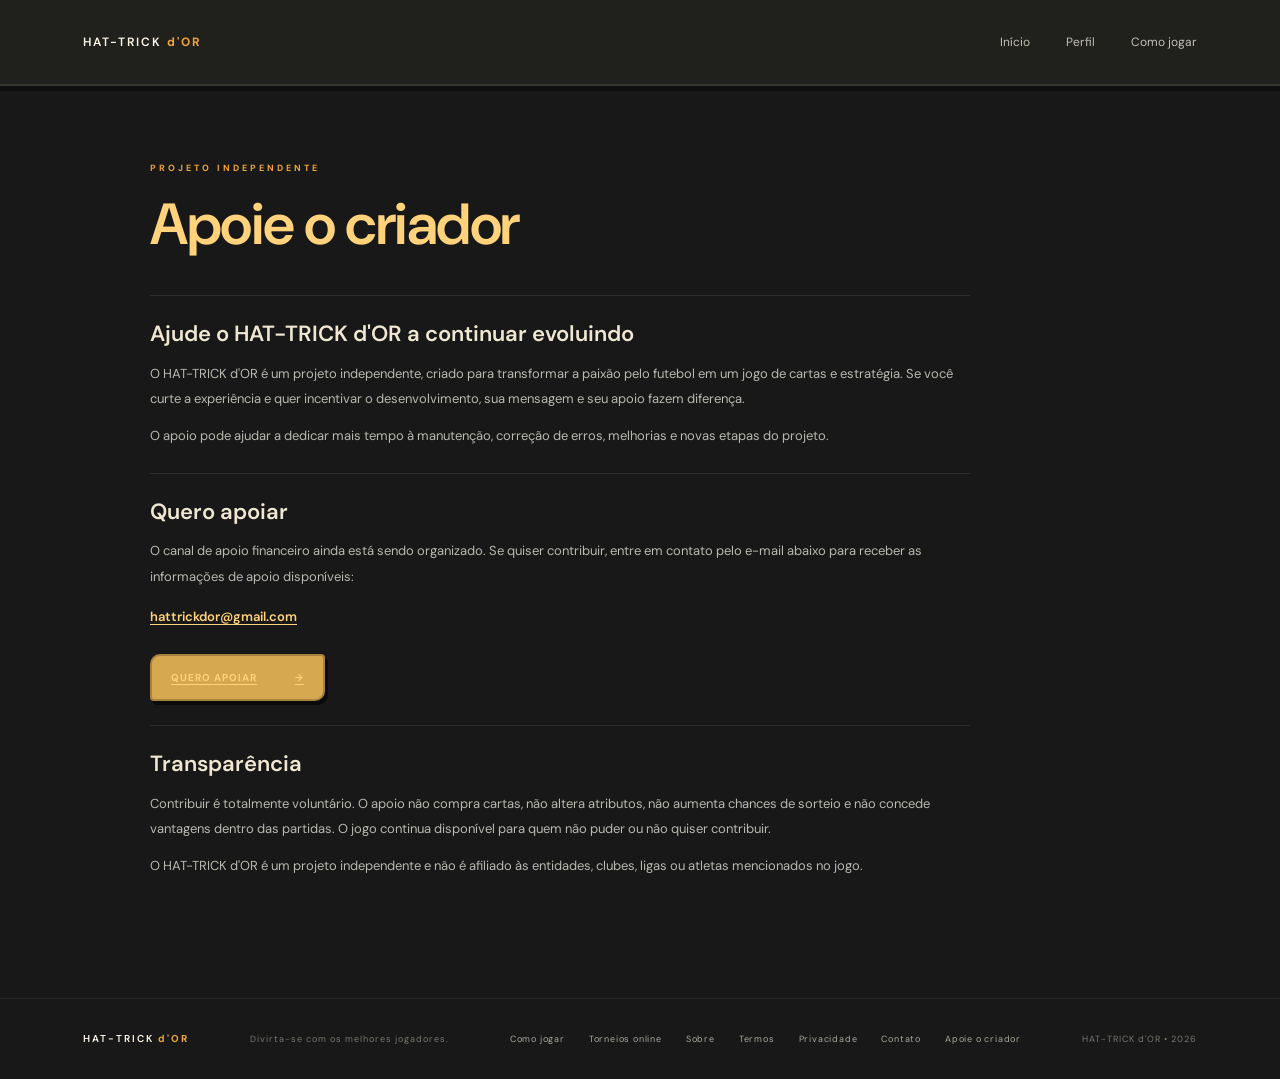
<file: apoie.html>
<!doctype html>
<html lang="pt-BR">
<head>
  <meta charset="utf-8"><meta name="viewport" content="width=device-width, initial-scale=1">
  <meta name="theme-color" content="#101111">
  <title>Apoie o criador — HAT-TRICK d'OR</title>
  <meta name="description" content="Ajude a apoiar o desenvolvimento independente do HAT-TRICK d’OR.">
  <link rel="preconnect" href="https://fonts.googleapis.com"><link rel="preconnect" href="https://fonts.gstatic.com" crossorigin>
  <link href="https://fonts.googleapis.com/css2?family=DM+Sans:wght@400;500;600;700&family=Playfair+Display:wght@500;600;700;800&display=swap" rel="stylesheet">
  <link rel="stylesheet" href="style.css">
  <script async src="https://pagead2.googlesyndication.com/pagead/js/adsbygoogle.js?client=ca-pub-5346077659077058"
     crossorigin="anonymous"></script>
</head>
<body class="info-page">
  <div class="ambient ambient-one"></div><div class="ambient ambient-two"></div>
  <header class="site-header"><a class="brand" href="index.html"><span class="brand-name">HAT-TRICK <b>d'OR</b></span></a>
    <nav class="main-nav" aria-label="Navegação principal"><a href="index.html">Início</a><a href="perfil.html">Perfil</a><a href="como-jogar.html">Como jogar</a></nav>
  </header>
  <main class="info-main section-wrap"><div class="eyebrow left">PROJETO INDEPENDENTE</div><h1 class="info-title">Apoie o criador</h1>
  <div class="info-content support-content">
    <section><h2>Ajude o HAT-TRICK d'OR a continuar evoluindo</h2><p>O HAT-TRICK d'OR é um projeto independente, criado para transformar a paixão pelo futebol em um jogo de cartas e estratégia. Se você curte a experiência e quer incentivar o desenvolvimento, sua mensagem e seu apoio fazem diferença.</p><p>O apoio pode ajudar a dedicar mais tempo à manutenção, correção de erros, melhorias e novas etapas do projeto.</p></section>
    <section><h2>Quero apoiar</h2><p>O canal de apoio financeiro ainda está sendo organizado. Se quiser contribuir, entre em contato pelo e-mail abaixo para receber as informações de apoio disponíveis:</p><p class="contact-email"><a href="mailto:hattrickdor@gmail.com?subject=Apoio%20ao%20HAT-TRICK%20d%27OR">hattrickdor@gmail.com</a></p><a class="button button-gold support-button" href="mailto:hattrickdor@gmail.com?subject=Apoio%20ao%20HAT-TRICK%20d%27OR">QUERO APOIAR <span>→</span></a></section>
    <section><h2>Transparência</h2><p>Contribuir é totalmente voluntário. O apoio não compra cartas, não altera atributos, não aumenta chances de sorteio e não concede vantagens dentro das partidas. O jogo continua disponível para quem não puder ou não quiser contribuir.</p><p>O HAT-TRICK d'OR é um projeto independente e não é afiliado às entidades, clubes, ligas ou atletas mencionados no jogo.</p></section>
  </div></main>
  <footer class="site-footer site-footer-rich">
  <a class="brand" href="index.html"><span class="brand-name">HAT-TRICK <b>d'OR</b></span></a>
  <p>Divirta-se com os melhores jogadores.</p>
  <nav class="footer-links" aria-label="Links institucionais">
    <a href="como-jogar.html">Como jogar</a><a href="online.html">Torneios online</a><a href="sobre.html">Sobre</a><a href="termos.html">Termos</a><a href="privacidade.html">Privacidade</a><a href="contato.html">Contato</a><a href="apoie.html">Apoie o criador</a>
  </nav>
  <span>HAT-TRICK d'OR • 2026</span>
</footer>
</body></html>
</file>
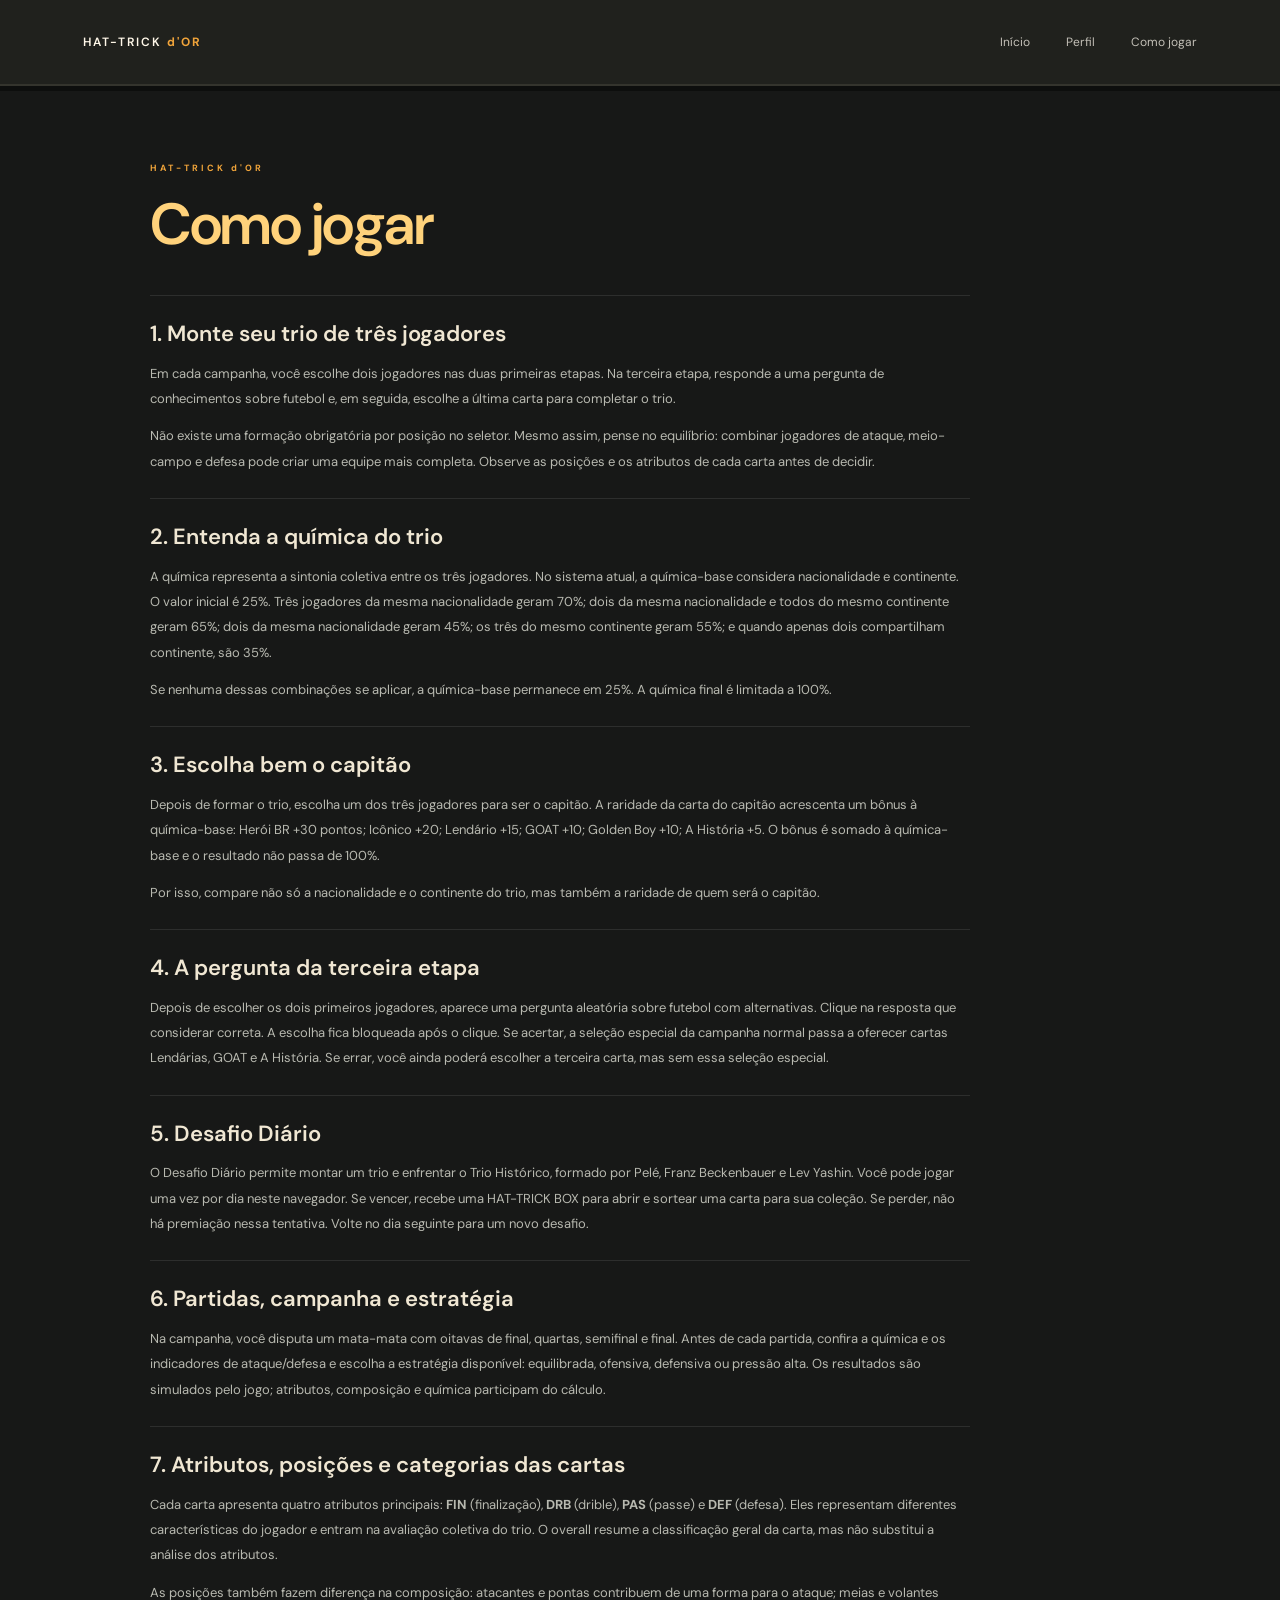
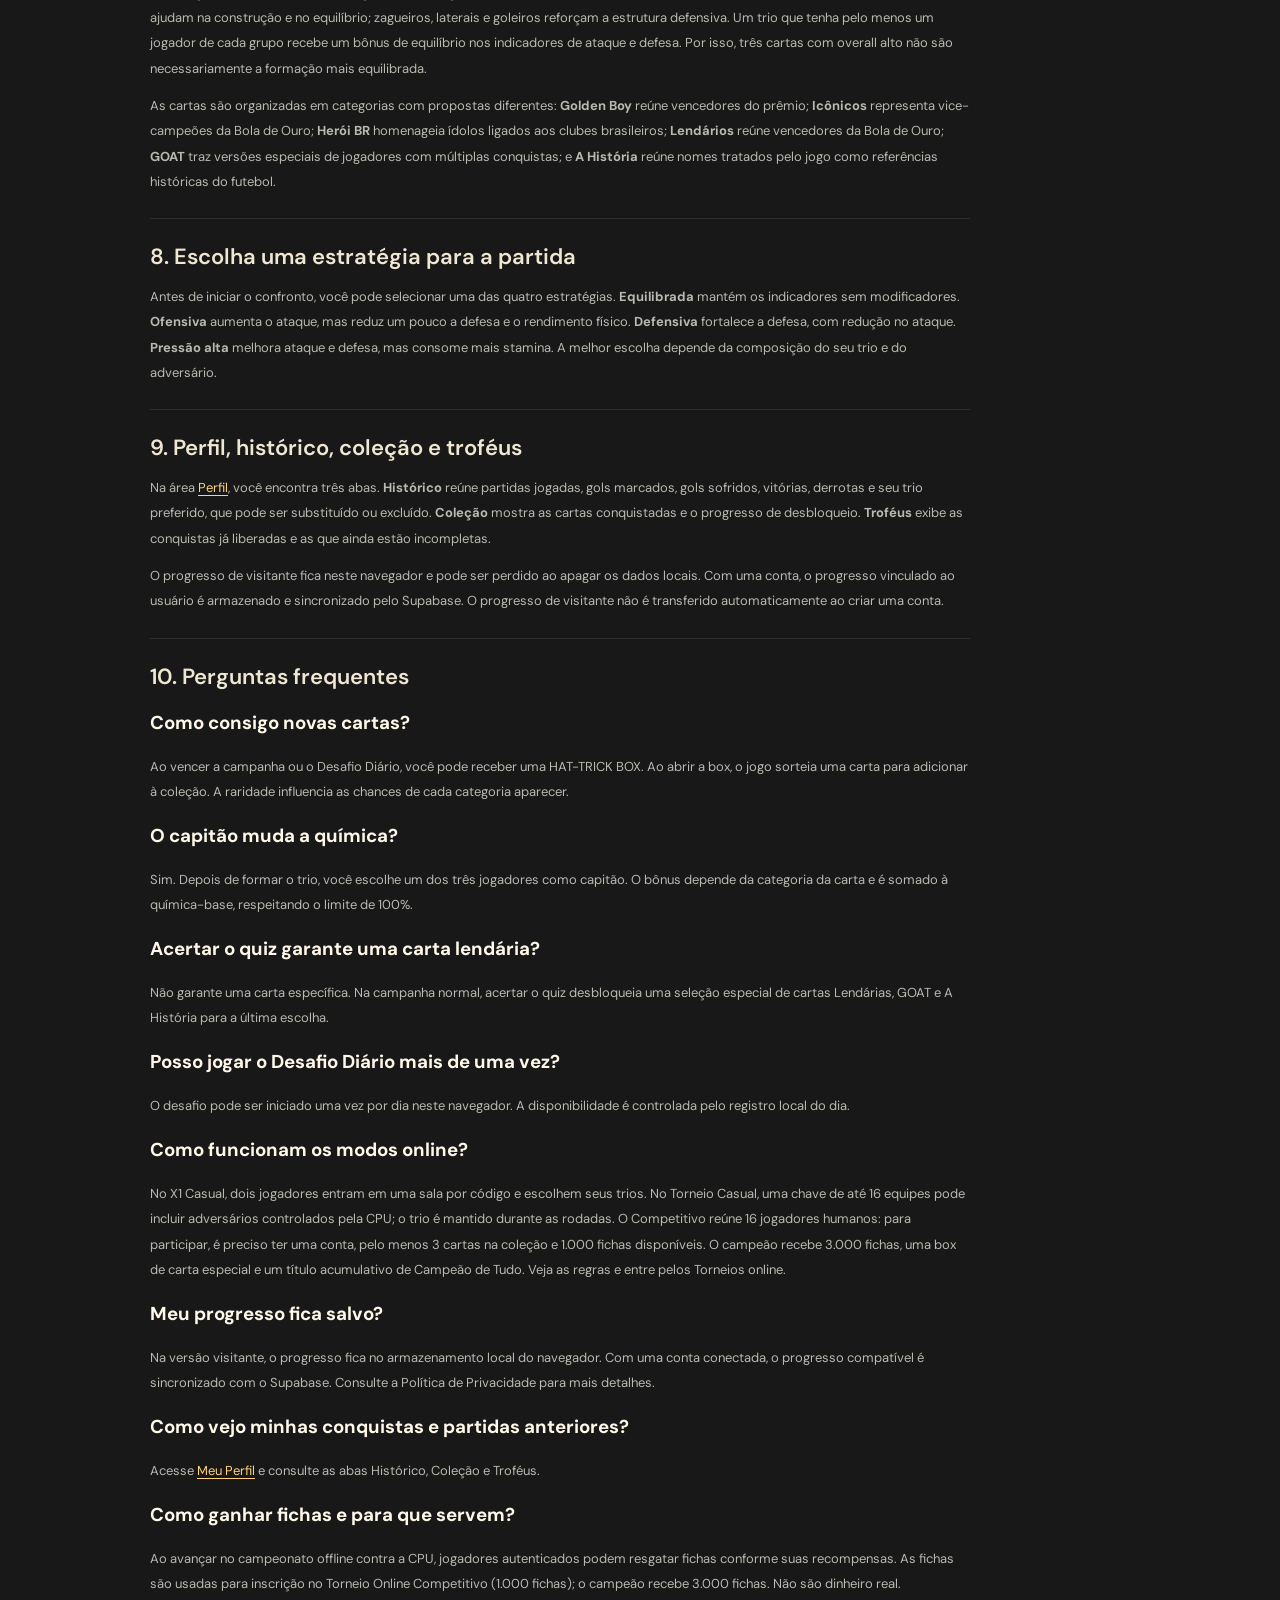
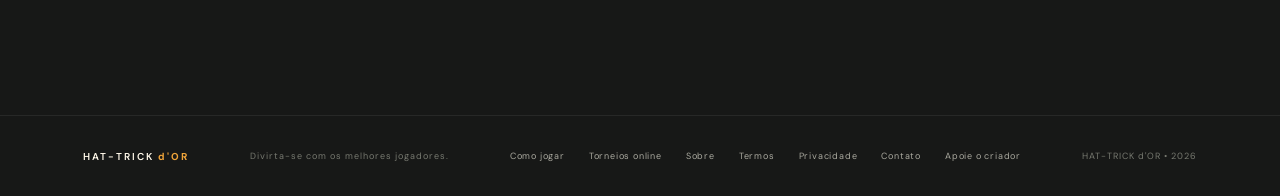
<file: como-jogar.html>
<!DOCTYPE html>

<html lang="pt-BR">
<head>
<meta charset="utf-8"/><meta content="width=device-width, initial-scale=1" name="viewport"/>
<meta content="#101111" name="theme-color"/>
<title>Como jogar — HAT-TRICK d'OR</title>
<meta content="Aprenda a montar seu trio, calcular a química e disputar os desafios do HAT-TRICK d’OR." name="description"/>
<link href="https://fonts.googleapis.com" rel="preconnect"/><link crossorigin="" href="https://fonts.gstatic.com" rel="preconnect"/>
<link href="https://fonts.googleapis.com/css2?family=DM+Sans:wght@400;500;600;700&amp;family=Playfair+Display:wght@500;600;700;800&amp;display=swap" rel="stylesheet"/>
<link href="style.css" rel="stylesheet"/>
  <script async src="https://pagead2.googlesyndication.com/pagead/js/adsbygoogle.js?client=ca-pub-5346077659077058"
     crossorigin="anonymous"></script>
</head>
<body class="info-page">
<div class="ambient ambient-one"></div><div class="ambient ambient-two"></div>
<header class="site-header"><a class="brand" href="index.html"><span class="brand-name">HAT-TRICK <b>d'OR</b></span></a>
<nav aria-label="Navegação principal" class="main-nav"><a href="index.html">Início</a><a href="perfil.html">Perfil</a><a href="como-jogar.html">Como jogar</a></nav>
</header>
<main class="info-main section-wrap"><div class="eyebrow left">HAT-TRICK d'OR</div><h1 class="info-title">Como jogar</h1>
<div class="info-content">
<section><h2>1. Monte seu trio de três jogadores</h2><p>Em cada campanha, você escolhe dois jogadores nas duas primeiras etapas. Na terceira etapa, responde a uma pergunta de conhecimentos sobre futebol e, em seguida, escolhe a última carta para completar o trio.</p><p>Não existe uma formação obrigatória por posição no seletor. Mesmo assim, pense no equilíbrio: combinar jogadores de ataque, meio-campo e defesa pode criar uma equipe mais completa. Observe as posições e os atributos de cada carta antes de decidir.</p></section>
<section><h2>2. Entenda a química do trio</h2><p>A química representa a sintonia coletiva entre os três jogadores. No sistema atual, a química-base considera nacionalidade e continente. O valor inicial é 25%. Três jogadores da mesma nacionalidade geram 70%; dois da mesma nacionalidade e todos do mesmo continente geram 65%; dois da mesma nacionalidade geram 45%; os três do mesmo continente geram 55%; e quando apenas dois compartilham continente, são 35%.</p><p>Se nenhuma dessas combinações se aplicar, a química-base permanece em 25%. A química final é limitada a 100%.</p></section>
<section><h2>3. Escolha bem o capitão</h2><p>Depois de formar o trio, escolha um dos três jogadores para ser o capitão. A raridade da carta do capitão acrescenta um bônus à química-base: Herói BR +30 pontos; Icônico +20; Lendário +15; GOAT +10; Golden Boy +10; A História +5. O bônus é somado à química-base e o resultado não passa de 100%.</p><p>Por isso, compare não só a nacionalidade e o continente do trio, mas também a raridade de quem será o capitão.</p></section>
<section><h2>4. A pergunta da terceira etapa</h2><p>Depois de escolher os dois primeiros jogadores, aparece uma pergunta aleatória sobre futebol com alternativas. Clique na resposta que considerar correta. A escolha fica bloqueada após o clique. Se acertar, a seleção especial da campanha normal passa a oferecer cartas Lendárias, GOAT e A História. Se errar, você ainda poderá escolher a terceira carta, mas sem essa seleção especial.</p></section>
<section><h2>5. Desafio Diário</h2><p>O Desafio Diário permite montar um trio e enfrentar o Trio Histórico, formado por Pelé, Franz Beckenbauer e Lev Yashin. Você pode jogar uma vez por dia neste navegador. Se vencer, recebe uma HAT-TRICK BOX para abrir e sortear uma carta para sua coleção. Se perder, não há premiação nessa tentativa. Volte no dia seguinte para um novo desafio.</p></section>
<section><h2>6. Partidas, campanha e estratégia</h2><p>Na campanha, você disputa um mata-mata com oitavas de final, quartas, semifinal e final. Antes de cada partida, confira a química e os indicadores de ataque/defesa e escolha a estratégia disponível: equilibrada, ofensiva, defensiva ou pressão alta. Os resultados são simulados pelo jogo; atributos, composição e química participam do cálculo.</p></section>
<section><h2>7. Atributos, posições e categorias das cartas</h2><p>Cada carta apresenta quatro atributos principais: <strong>FIN</strong> (finalização), <strong>DRB</strong> (drible), <strong>PAS</strong> (passe) e <strong>DEF</strong> (defesa). Eles representam diferentes características do jogador e entram na avaliação coletiva do trio. O overall resume a classificação geral da carta, mas não substitui a análise dos atributos.</p><p>As posições também fazem diferença na composição: atacantes e pontas contribuem de uma forma para o ataque; meias e volantes ajudam na construção e no equilíbrio; zagueiros, laterais e goleiros reforçam a estrutura defensiva. Um trio que tenha pelo menos um jogador de cada grupo recebe um bônus de equilíbrio nos indicadores de ataque e defesa. Por isso, três cartas com overall alto não são necessariamente a formação mais equilibrada.</p><p>As cartas são organizadas em categorias com propostas diferentes: <strong>Golden Boy</strong> reúne vencedores do prêmio; <strong>Icônicos</strong> representa vice-campeões da Bola de Ouro; <strong>Herói BR</strong> homenageia ídolos ligados aos clubes brasileiros; <strong>Lendários</strong> reúne vencedores da Bola de Ouro; <strong>GOAT</strong> traz versões especiais de jogadores com múltiplas conquistas; e <strong>A História</strong> reúne nomes tratados pelo jogo como referências históricas do futebol.</p></section>
<section><h2>8. Escolha uma estratégia para a partida</h2><p>Antes de iniciar o confronto, você pode selecionar uma das quatro estratégias. <strong>Equilibrada</strong> mantém os indicadores sem modificadores. <strong>Ofensiva</strong> aumenta o ataque, mas reduz um pouco a defesa e o rendimento físico. <strong>Defensiva</strong> fortalece a defesa, com redução no ataque. <strong>Pressão alta</strong> melhora ataque e defesa, mas consome mais stamina. A melhor escolha depende da composição do seu trio e do adversário.</p></section>
<section><h2>9. Perfil, histórico, coleção e troféus</h2><p>Na área <a href="perfil.html">Perfil</a>, você encontra três abas. <strong>Histórico</strong> reúne partidas jogadas, gols marcados, gols sofridos, vitórias, derrotas e seu trio preferido, que pode ser substituído ou excluído. <strong>Coleção</strong> mostra as cartas conquistadas e o progresso de desbloqueio. <strong>Troféus</strong> exibe as conquistas já liberadas e as que ainda estão incompletas.</p><p>O progresso de visitante fica neste navegador e pode ser perdido ao apagar os dados locais. Com uma conta, o progresso vinculado ao usuário é armazenado e sincronizado pelo Supabase. O progresso de visitante não é transferido automaticamente ao criar uma conta.</p></section>
<section><h2>10. Perguntas frequentes</h2>
<h3>Como consigo novas cartas?</h3><p>Ao vencer a campanha ou o Desafio Diário, você pode receber uma HAT-TRICK BOX. Ao abrir a box, o jogo sorteia uma carta para adicionar à coleção. A raridade influencia as chances de cada categoria aparecer.</p>
<h3>O capitão muda a química?</h3><p>Sim. Depois de formar o trio, você escolhe um dos três jogadores como capitão. O bônus depende da categoria da carta e é somado à química-base, respeitando o limite de 100%.</p>
<h3>Acertar o quiz garante uma carta lendária?</h3><p>Não garante uma carta específica. Na campanha normal, acertar o quiz desbloqueia uma seleção especial de cartas Lendárias, GOAT e A História para a última escolha.</p>
<h3>Posso jogar o Desafio Diário mais de uma vez?</h3><p>O desafio pode ser iniciado uma vez por dia neste navegador. A disponibilidade é controlada pelo registro local do dia.</p>
<h3>Como funcionam os modos online?</h3><p>No X1 Casual, dois jogadores entram em uma sala por código e escolhem seus trios. No Torneio Casual, uma chave de até 16 equipes pode incluir adversários controlados pela CPU; o trio é mantido durante as rodadas. O Competitivo reúne 16 jogadores humanos: para participar, é preciso ter uma conta, pelo menos 3 cartas na coleção e 1.000 fichas disponíveis. O campeão recebe 3.000 fichas, uma box de carta especial e um título acumulativo de Campeão de Tudo. Veja as regras e entre pelos Torneios online.</p>
<h3>Meu progresso fica salvo?</h3><p>Na versão visitante, o progresso fica no armazenamento local do navegador. Com uma conta conectada, o progresso compatível é sincronizado com o Supabase. Consulte a Política de Privacidade para mais detalhes.</p>
<h3>Como vejo minhas conquistas e partidas anteriores?</h3><p>Acesse <a href="perfil.html">Meu Perfil</a> e consulte as abas Histórico, Coleção e Troféus.</p><h3>Como ganhar fichas e para que servem?</h3><p>Ao avançar no campeonato offline contra a CPU, jogadores autenticados podem resgatar fichas conforme suas recompensas. As fichas são usadas para inscrição no Torneio Online Competitivo (1.000 fichas); o campeão recebe 3.000 fichas. Não são dinheiro real.</p>
</section>
</div></main>
<footer class="site-footer site-footer-rich">
<a class="brand" href="index.html"><span class="brand-name">HAT-TRICK <b>d'OR</b></span></a>
<p>Divirta-se com os melhores jogadores.</p>
<nav aria-label="Links institucionais" class="footer-links">
<a href="como-jogar.html">Como jogar</a><a href="online.html">Torneios online</a><a href="sobre.html">Sobre</a><a href="termos.html">Termos</a><a href="privacidade.html">Privacidade</a><a href="contato.html">Contato</a><a href="apoie.html">Apoie o criador</a>
</nav>
<span>HAT-TRICK d'OR • 2026</span>
</footer>
</body></html>
</file>
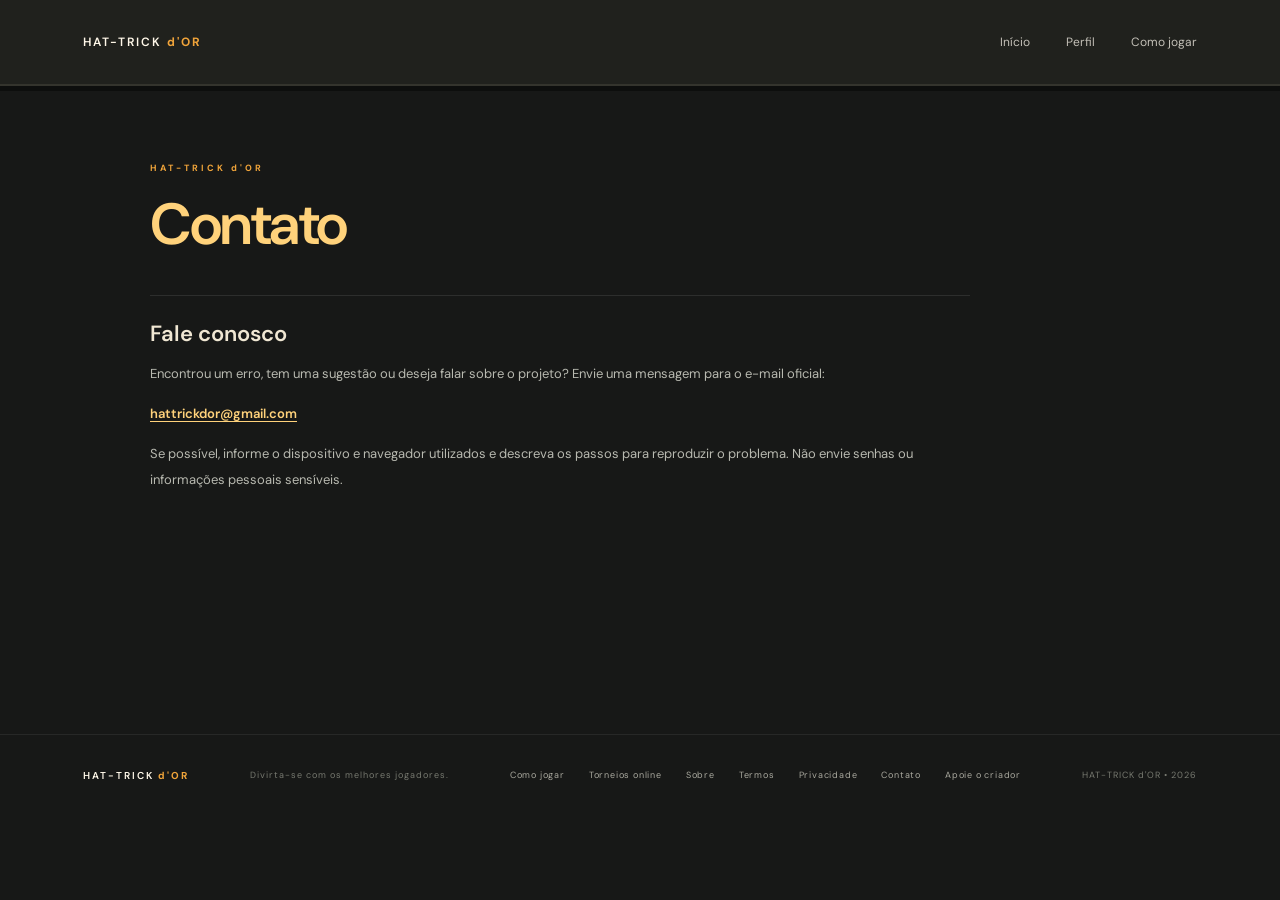
<file: contato.html>
<!doctype html>
<html lang="pt-BR">
<head>
  <meta charset="utf-8"><meta name="viewport" content="width=device-width, initial-scale=1">
  <meta name="theme-color" content="#101111">
  <title>Contato — HAT-TRICK d'OR</title>
  <meta name="description" content="Entre em contato com a equipe do HAT-TRICK d’OR.">
  <link rel="preconnect" href="https://fonts.googleapis.com"><link rel="preconnect" href="https://fonts.gstatic.com" crossorigin>
  <link href="https://fonts.googleapis.com/css2?family=DM+Sans:wght@400;500;600;700&family=Playfair+Display:wght@500;600;700;800&display=swap" rel="stylesheet">
  <link rel="stylesheet" href="style.css">
  <script async src="https://pagead2.googlesyndication.com/pagead/js/adsbygoogle.js?client=ca-pub-5346077659077058"
     crossorigin="anonymous"></script>
</head>
<body class="info-page">
  <div class="ambient ambient-one"></div><div class="ambient ambient-two"></div>
  <header class="site-header"><a class="brand" href="index.html"><span class="brand-name">HAT-TRICK <b>d'OR</b></span></a>
    <nav class="main-nav" aria-label="Navegação principal"><a href="index.html">Início</a><a href="perfil.html">Perfil</a><a href="como-jogar.html">Como jogar</a></nav>
  </header>
  <main class="info-main section-wrap"><div class="eyebrow left">HAT-TRICK d'OR</div><h1 class="info-title">Contato</h1>
  <div class="info-content">
<section><h2>Fale conosco</h2><p>Encontrou um erro, tem uma sugestão ou deseja falar sobre o projeto? Envie uma mensagem para o e-mail oficial:</p><p class="contact-email"><a href="mailto:hattrickdor@gmail.com">hattrickdor@gmail.com</a></p><p>Se possível, informe o dispositivo e navegador utilizados e descreva os passos para reproduzir o problema. Não envie senhas ou informações pessoais sensíveis.</p></section>
</div></main>
  <footer class="site-footer site-footer-rich">
  <a class="brand" href="index.html"><span class="brand-name">HAT-TRICK <b>d'OR</b></span></a>
  <p>Divirta-se com os melhores jogadores.</p>
  <nav class="footer-links" aria-label="Links institucionais">
    <a href="como-jogar.html">Como jogar</a><a href="online.html">Torneios online</a><a href="sobre.html">Sobre</a><a href="termos.html">Termos</a><a href="privacidade.html">Privacidade</a><a href="contato.html">Contato</a><a href="apoie.html">Apoie o criador</a>
  </nav>
  <span>HAT-TRICK d'OR • 2026</span>
</footer>
</body></html>
</file>
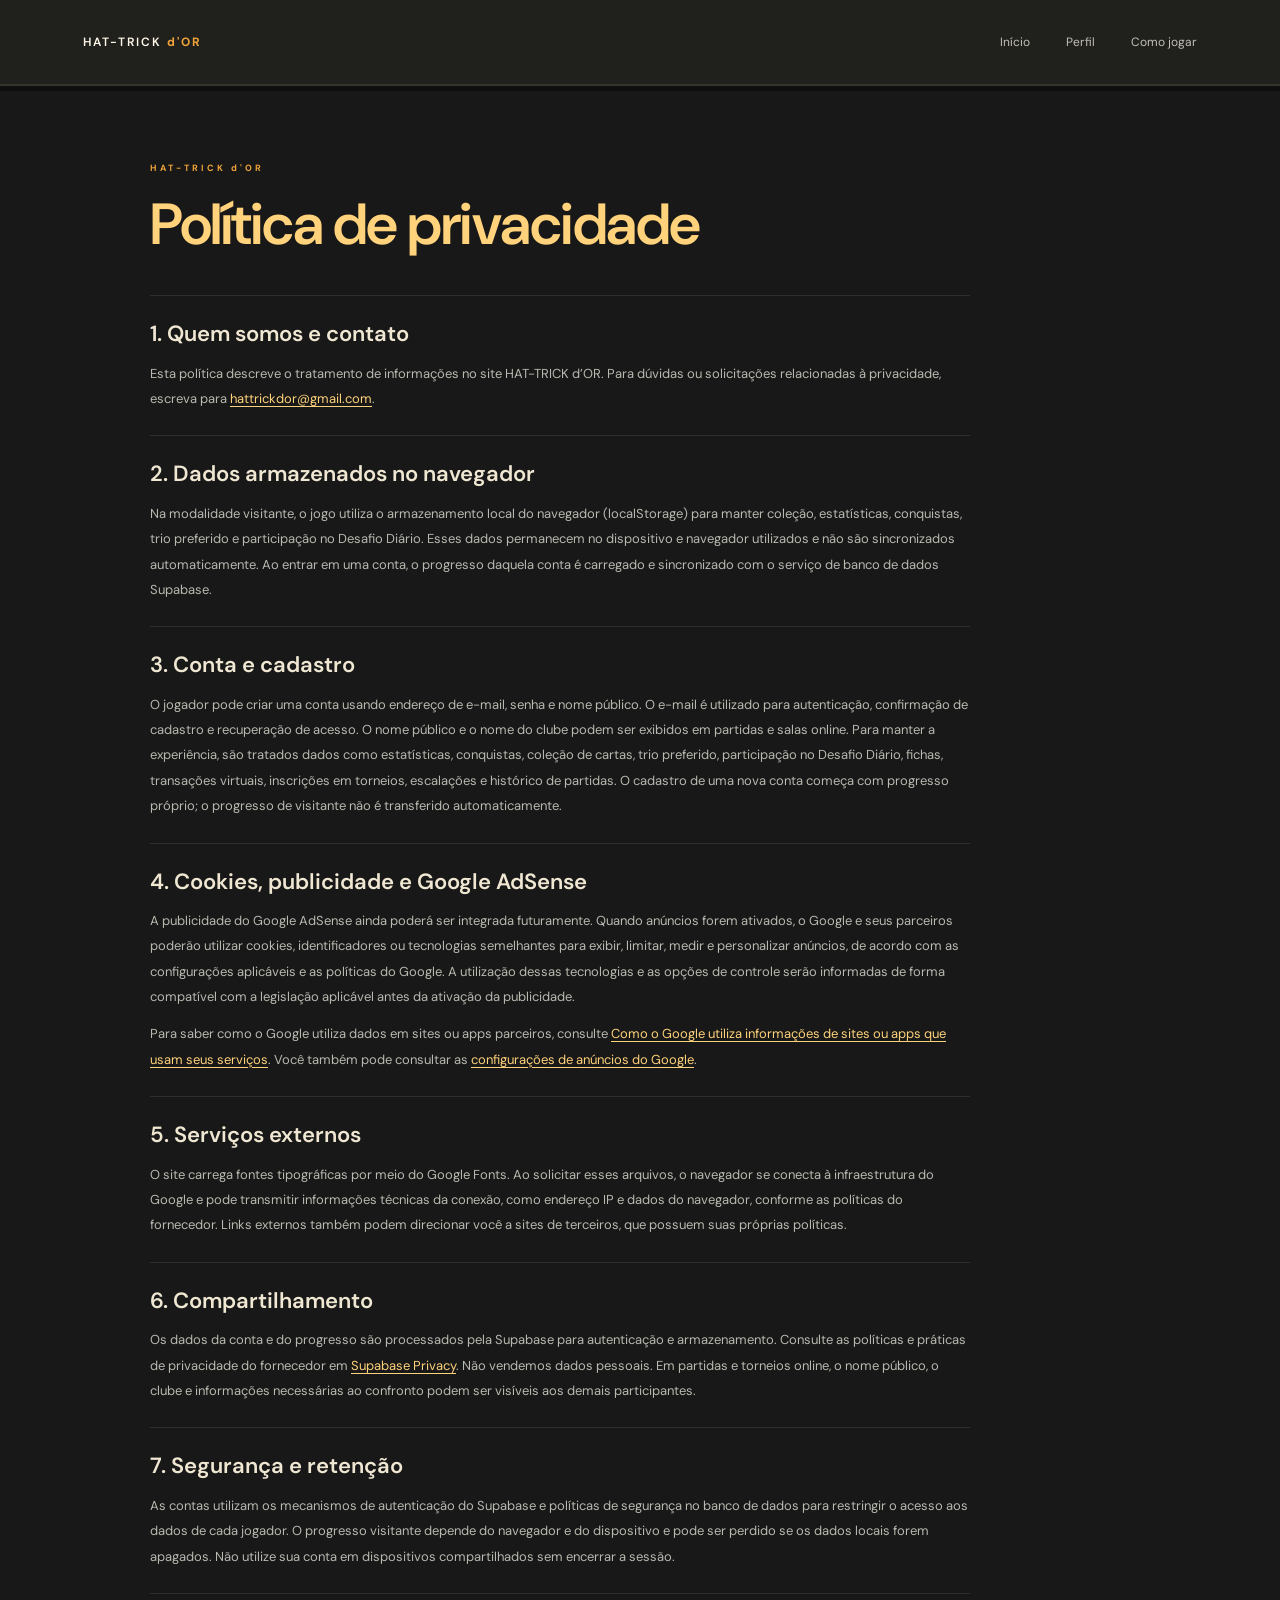
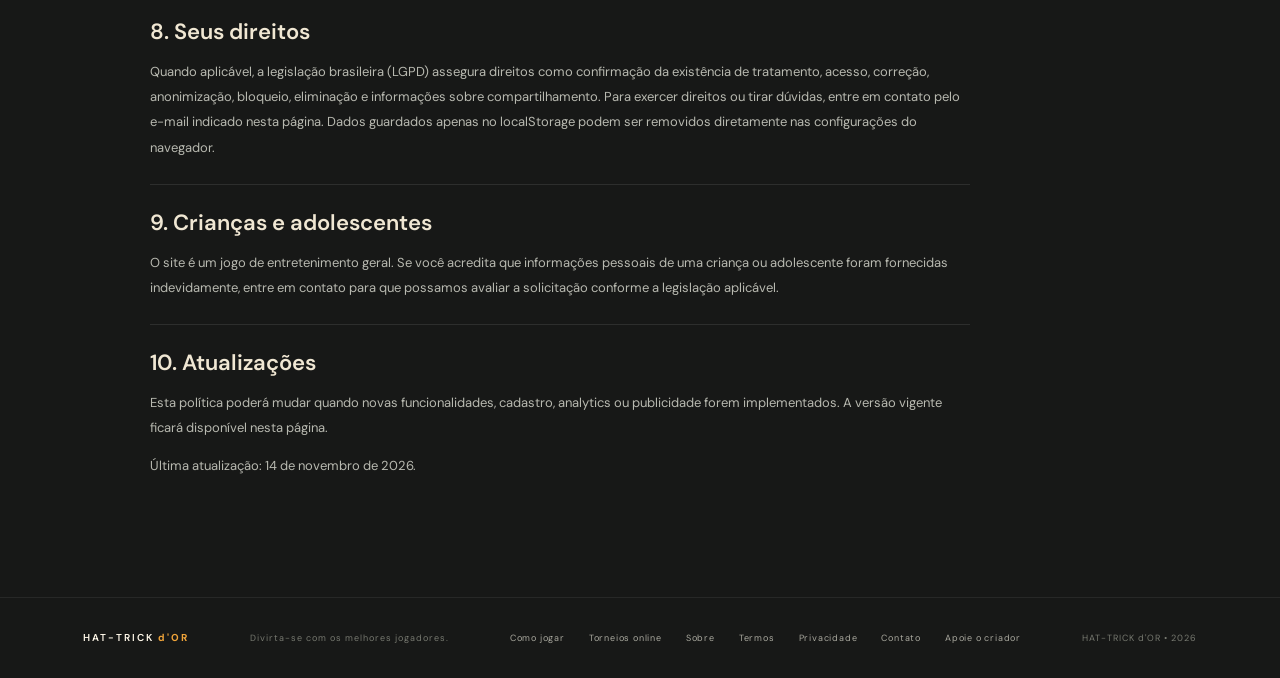
<file: privacidade.html>
<!DOCTYPE html>

<html lang="pt-BR">
<head>
<meta charset="utf-8"/><meta content="width=device-width, initial-scale=1" name="viewport"/>
<meta content="#101111" name="theme-color"/>
<title>Política de privacidade — HAT-TRICK d'OR</title>
<meta content="Saiba como o HAT-TRICK d’OR trata informações e dados de navegação." name="description"/>
<link href="https://fonts.googleapis.com" rel="preconnect"/><link crossorigin="" href="https://fonts.gstatic.com" rel="preconnect"/>
<link href="https://fonts.googleapis.com/css2?family=DM+Sans:wght@400;500;600;700&amp;family=Playfair+Display:wght@500;600;700;800&amp;display=swap" rel="stylesheet"/>
<link href="style.css" rel="stylesheet"/>
  <script async src="https://pagead2.googlesyndication.com/pagead/js/adsbygoogle.js?client=ca-pub-5346077659077058"
     crossorigin="anonymous"></script>
</head>
<body class="info-page">
<div class="ambient ambient-one"></div><div class="ambient ambient-two"></div>
<header class="site-header"><a class="brand" href="index.html"><span class="brand-name">HAT-TRICK <b>d'OR</b></span></a>
<nav aria-label="Navegação principal" class="main-nav"><a href="index.html">Início</a><a href="perfil.html">Perfil</a><a href="como-jogar.html">Como jogar</a></nav>
</header>
<main class="info-main section-wrap"><div class="eyebrow left">HAT-TRICK d'OR</div><h1 class="info-title">Política de privacidade</h1>
<div class="info-content">
<section><h2>1. Quem somos e contato</h2><p>Esta política descreve o tratamento de informações no site HAT-TRICK d’OR. Para dúvidas ou solicitações relacionadas à privacidade, escreva para <a href="mailto:hattrickdor@gmail.com">hattrickdor@gmail.com</a>.</p></section>
<section><h2>2. Dados armazenados no navegador</h2><p>Na modalidade visitante, o jogo utiliza o armazenamento local do navegador (localStorage) para manter coleção, estatísticas, conquistas, trio preferido e participação no Desafio Diário. Esses dados permanecem no dispositivo e navegador utilizados e não são sincronizados automaticamente. Ao entrar em uma conta, o progresso daquela conta é carregado e sincronizado com o serviço de banco de dados Supabase.</p></section>
<section><h2>3. Conta e cadastro</h2><p>O jogador pode criar uma conta usando endereço de e-mail, senha e nome público. O e-mail é utilizado para autenticação, confirmação de cadastro e recuperação de acesso. O nome público e o nome do clube podem ser exibidos em partidas e salas online. Para manter a experiência, são tratados dados como estatísticas, conquistas, coleção de cartas, trio preferido, participação no Desafio Diário, fichas, transações virtuais, inscrições em torneios, escalações e histórico de partidas. O cadastro de uma nova conta começa com progresso próprio; o progresso de visitante não é transferido automaticamente.</p></section>
<section><h2>4. Cookies, publicidade e Google AdSense</h2><p>A publicidade do Google AdSense ainda poderá ser integrada futuramente. Quando anúncios forem ativados, o Google e seus parceiros poderão utilizar cookies, identificadores ou tecnologias semelhantes para exibir, limitar, medir e personalizar anúncios, de acordo com as configurações aplicáveis e as políticas do Google. A utilização dessas tecnologias e as opções de controle serão informadas de forma compatível com a legislação aplicável antes da ativação da publicidade.</p><p>Para saber como o Google utiliza dados em sites ou apps parceiros, consulte <a href="https://policies.google.com/technologies/partner-sites" rel="noopener noreferrer" target="_blank">Como o Google utiliza informações de sites ou apps que usam seus serviços</a>. Você também pode consultar as <a href="https://myadcenter.google.com/" rel="noopener noreferrer" target="_blank">configurações de anúncios do Google</a>.</p></section>
<section><h2>5. Serviços externos</h2><p>O site carrega fontes tipográficas por meio do Google Fonts. Ao solicitar esses arquivos, o navegador se conecta à infraestrutura do Google e pode transmitir informações técnicas da conexão, como endereço IP e dados do navegador, conforme as políticas do fornecedor. Links externos também podem direcionar você a sites de terceiros, que possuem suas próprias políticas.</p></section>
<section><h2>6. Compartilhamento</h2><p>Os dados da conta e do progresso são processados pela Supabase para autenticação e armazenamento. Consulte as políticas e práticas de privacidade do fornecedor em <a href="https://supabase.com/privacy" rel="noopener noreferrer" target="_blank">Supabase Privacy</a>. Não vendemos dados pessoais. Em partidas e torneios online, o nome público, o clube e informações necessárias ao confronto podem ser visíveis aos demais participantes.</p></section>
<section><h2>7. Segurança e retenção</h2><p>As contas utilizam os mecanismos de autenticação do Supabase e políticas de segurança no banco de dados para restringir o acesso aos dados de cada jogador. O progresso visitante depende do navegador e do dispositivo e pode ser perdido se os dados locais forem apagados. Não utilize sua conta em dispositivos compartilhados sem encerrar a sessão.</p></section>
<section><h2>8. Seus direitos</h2><p>Quando aplicável, a legislação brasileira (LGPD) assegura direitos como confirmação da existência de tratamento, acesso, correção, anonimização, bloqueio, eliminação e informações sobre compartilhamento. Para exercer direitos ou tirar dúvidas, entre em contato pelo e-mail indicado nesta página. Dados guardados apenas no localStorage podem ser removidos diretamente nas configurações do navegador.</p></section>
<section><h2>9. Crianças e adolescentes</h2><p>O site é um jogo de entretenimento geral. Se você acredita que informações pessoais de uma criança ou adolescente foram fornecidas indevidamente, entre em contato para que possamos avaliar a solicitação conforme a legislação aplicável.</p></section>
<section><h2>10. Atualizações</h2><p>Esta política poderá mudar quando novas funcionalidades, cadastro, analytics ou publicidade forem implementados. A versão vigente ficará disponível nesta página.</p><p>Última atualização: 14 de novembro de 2026.</p></section>
</div></main>
<footer class="site-footer site-footer-rich">
<a class="brand" href="index.html"><span class="brand-name">HAT-TRICK <b>d'OR</b></span></a>
<p>Divirta-se com os melhores jogadores.</p>
<nav aria-label="Links institucionais" class="footer-links">
<a href="como-jogar.html">Como jogar</a><a href="online.html">Torneios online</a><a href="sobre.html">Sobre</a><a href="termos.html">Termos</a><a href="privacidade.html">Privacidade</a><a href="contato.html">Contato</a><a href="apoie.html">Apoie o criador</a>
</nav>
<span>HAT-TRICK d'OR • 2026</span>
</footer>
</body></html>
</file>
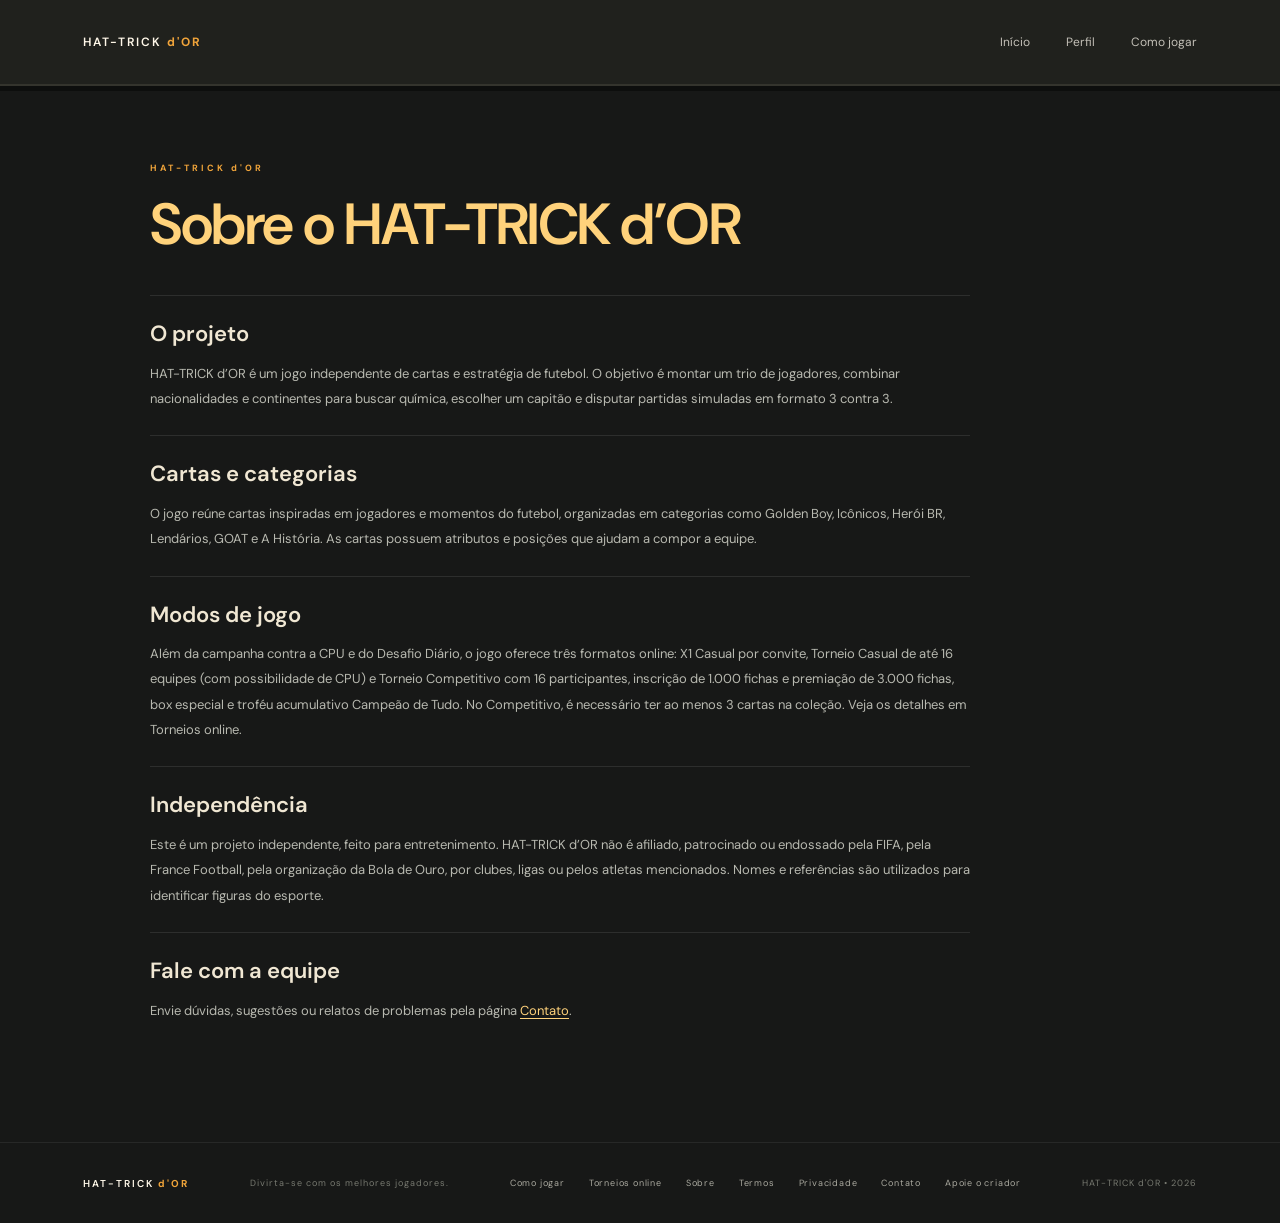
<file: sobre.html>
<!DOCTYPE html>

<html lang="pt-BR">
<head>
<meta charset="utf-8"/><meta content="width=device-width, initial-scale=1" name="viewport"/>
<meta content="#101111" name="theme-color"/>
<title>Sobre o HAT-TRICK d’OR — HAT-TRICK d'OR</title>
<meta content="Conheça o projeto HAT-TRICK d’OR, um jogo de estratégia e cartas de futebol em formato 3 contra 3." name="description"/>
<link href="https://fonts.googleapis.com" rel="preconnect"/><link crossorigin="" href="https://fonts.gstatic.com" rel="preconnect"/>
<link href="https://fonts.googleapis.com/css2?family=DM+Sans:wght@400;500;600;700&amp;family=Playfair+Display:wght@500;600;700;800&amp;display=swap" rel="stylesheet"/>
<link href="style.css" rel="stylesheet"/>
</head>
<body class="info-page">
<div class="ambient ambient-one"></div><div class="ambient ambient-two"></div>
<header class="site-header"><a class="brand" href="index.html"><span class="brand-name">HAT-TRICK <b>d'OR</b></span></a>
<nav aria-label="Navegação principal" class="main-nav"><a href="index.html">Início</a><a href="perfil.html">Perfil</a><a href="como-jogar.html">Como jogar</a></nav>
</header>
<main class="info-main section-wrap"><div class="eyebrow left">HAT-TRICK d'OR</div><h1 class="info-title">Sobre o HAT-TRICK d’OR</h1>
<div class="info-content">
<section><h2>O projeto</h2><p>HAT-TRICK d’OR é um jogo independente de cartas e estratégia de futebol. O objetivo é montar um trio de jogadores, combinar nacionalidades e continentes para buscar química, escolher um capitão e disputar partidas simuladas em formato 3 contra 3.</p></section>
<section><h2>Cartas e categorias</h2><p>O jogo reúne cartas inspiradas em jogadores e momentos do futebol, organizadas em categorias como Golden Boy, Icônicos, Herói BR, Lendários, GOAT e A História. As cartas possuem atributos e posições que ajudam a compor a equipe.</p></section>
<section><h2>Modos de jogo</h2><p>Além da campanha contra a CPU e do Desafio Diário, o jogo oferece três formatos online: X1 Casual por convite, Torneio Casual de até 16 equipes (com possibilidade de CPU) e Torneio Competitivo com 16 participantes, inscrição de 1.000 fichas e premiação de 3.000 fichas, box especial e troféu acumulativo Campeão de Tudo. No Competitivo, é necessário ter ao menos 3 cartas na coleção. Veja os detalhes em Torneios online.</p></section>
<section><h2>Independência</h2><p>Este é um projeto independente, feito para entretenimento. HAT-TRICK d’OR não é afiliado, patrocinado ou endossado pela FIFA, pela France Football, pela organização da Bola de Ouro, por clubes, ligas ou pelos atletas mencionados. Nomes e referências são utilizados para identificar figuras do esporte.</p></section>
<section><h2>Fale com a equipe</h2><p>Envie dúvidas, sugestões ou relatos de problemas pela página <a href="contato.html">Contato</a>.</p></section>
</div></main>
<footer class="site-footer site-footer-rich">
<a class="brand" href="index.html"><span class="brand-name">HAT-TRICK <b>d'OR</b></span></a>
<p>Divirta-se com os melhores jogadores.</p>
<nav aria-label="Links institucionais" class="footer-links">
<a href="como-jogar.html">Como jogar</a><a href="online.html">Torneios online</a><a href="sobre.html">Sobre</a><a href="termos.html">Termos</a><a href="privacidade.html">Privacidade</a><a href="contato.html">Contato</a><a href="apoie.html">Apoie o criador</a>
</nav>
<span>HAT-TRICK d'OR • 2026</span>
</footer>
</body></html>
</file>
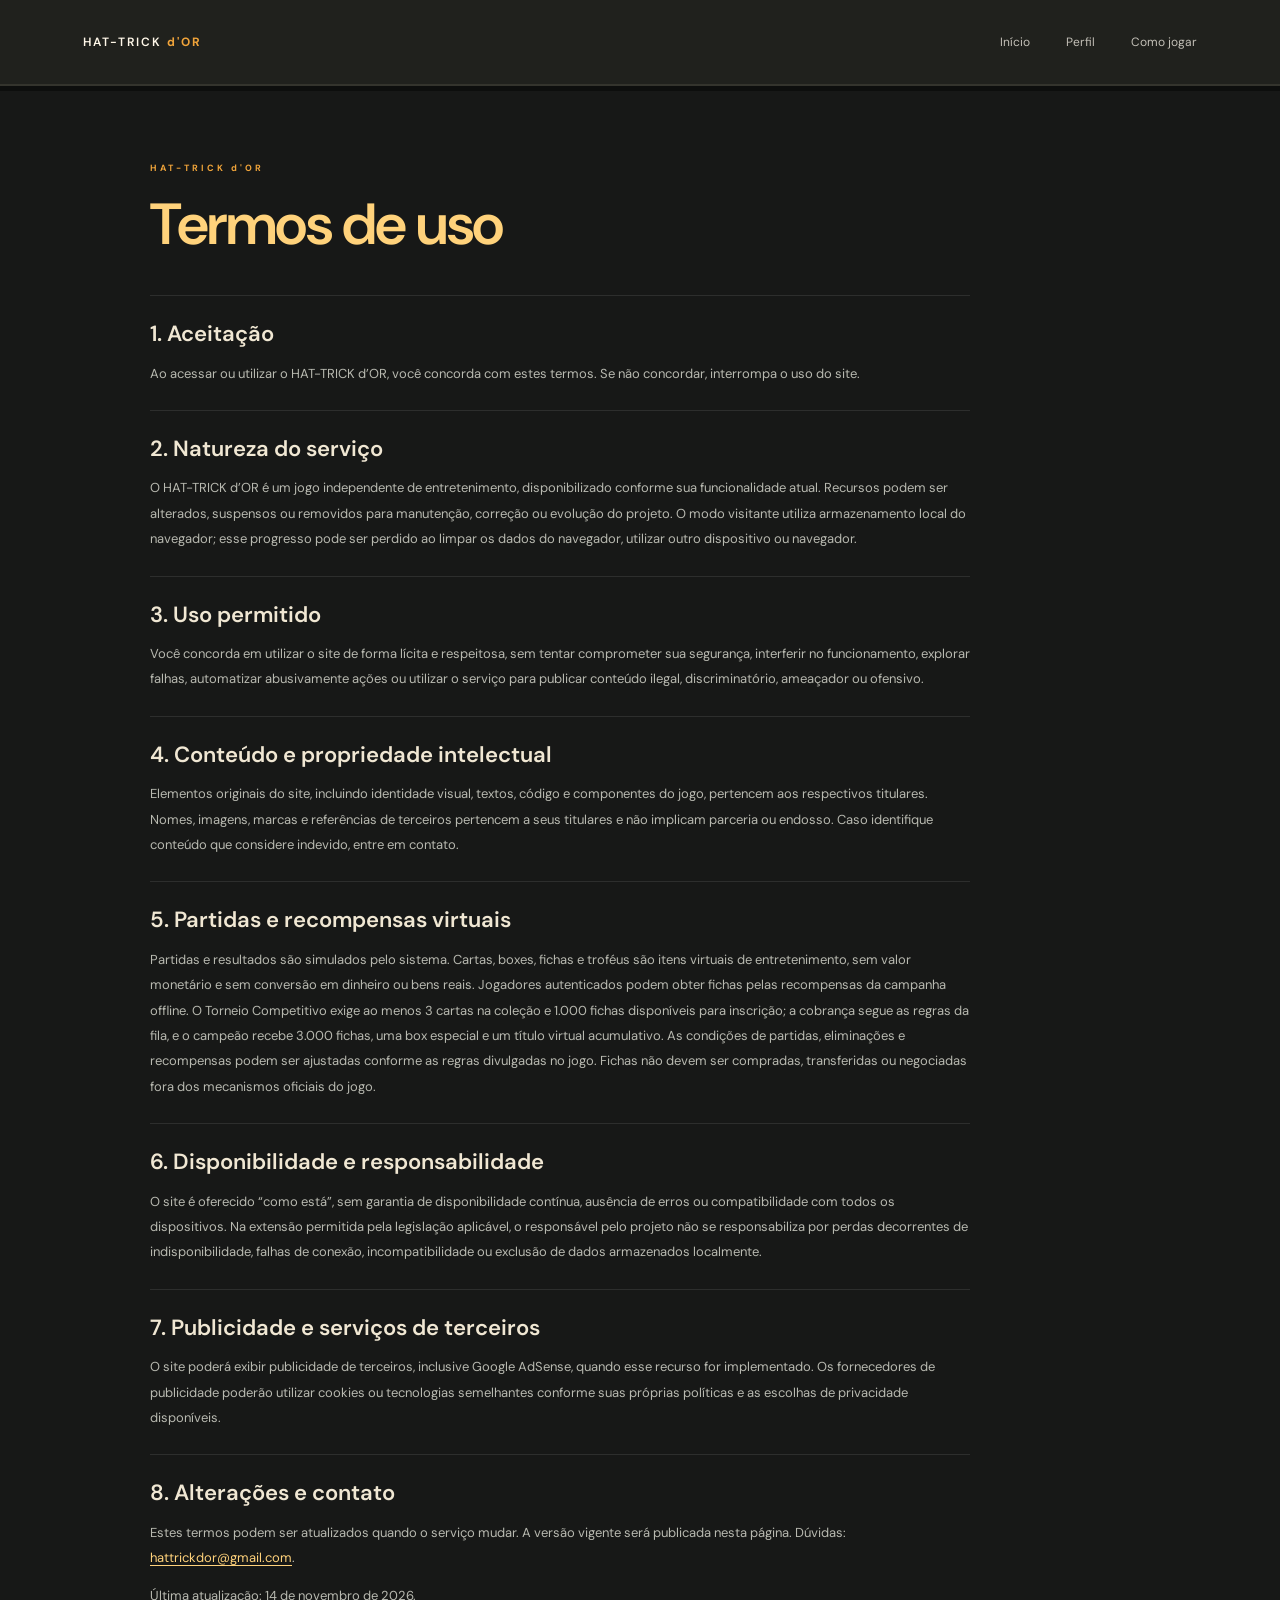
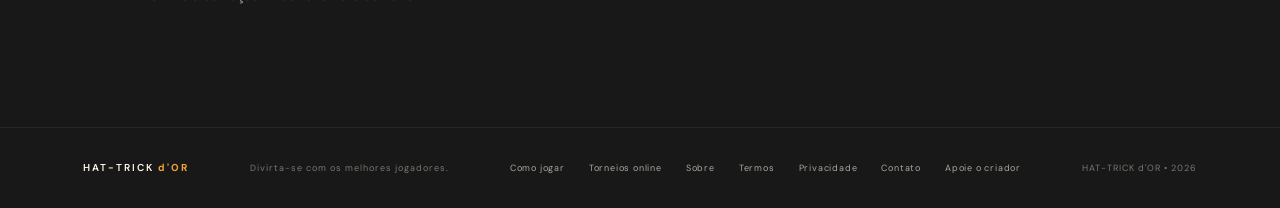
<file: termos.html>
<!DOCTYPE html>

<html lang="pt-BR">
<head>
<meta charset="utf-8"/><meta content="width=device-width, initial-scale=1" name="viewport"/>
<meta content="#101111" name="theme-color"/>
<title>Termos de uso — HAT-TRICK d'OR</title>
<meta content="Termos de uso do jogo HAT-TRICK d’OR." name="description"/>
<link href="https://fonts.googleapis.com" rel="preconnect"/><link crossorigin="" href="https://fonts.gstatic.com" rel="preconnect"/>
<link href="https://fonts.googleapis.com/css2?family=DM+Sans:wght@400;500;600;700&amp;family=Playfair+Display:wght@500;600;700;800&amp;display=swap" rel="stylesheet"/>
<link href="style.css" rel="stylesheet"/>
  <script async src="https://pagead2.googlesyndication.com/pagead/js/adsbygoogle.js?client=ca-pub-5346077659077058"
     crossorigin="anonymous"></script>
</head>
<body class="info-page">
<div class="ambient ambient-one"></div><div class="ambient ambient-two"></div>
<header class="site-header"><a class="brand" href="index.html"><span class="brand-name">HAT-TRICK <b>d'OR</b></span></a>
<nav aria-label="Navegação principal" class="main-nav"><a href="index.html">Início</a><a href="perfil.html">Perfil</a><a href="como-jogar.html">Como jogar</a></nav>
</header>
<main class="info-main section-wrap"><div class="eyebrow left">HAT-TRICK d'OR</div><h1 class="info-title">Termos de uso</h1>
<div class="info-content">
<section><h2>1. Aceitação</h2><p>Ao acessar ou utilizar o HAT-TRICK d’OR, você concorda com estes termos. Se não concordar, interrompa o uso do site.</p></section>
<section><h2>2. Natureza do serviço</h2><p>O HAT-TRICK d’OR é um jogo independente de entretenimento, disponibilizado conforme sua funcionalidade atual. Recursos podem ser alterados, suspensos ou removidos para manutenção, correção ou evolução do projeto. O modo visitante utiliza armazenamento local do navegador; esse progresso pode ser perdido ao limpar os dados do navegador, utilizar outro dispositivo ou navegador.</p></section>
<section><h2>3. Uso permitido</h2><p>Você concorda em utilizar o site de forma lícita e respeitosa, sem tentar comprometer sua segurança, interferir no funcionamento, explorar falhas, automatizar abusivamente ações ou utilizar o serviço para publicar conteúdo ilegal, discriminatório, ameaçador ou ofensivo.</p></section>
<section><h2>4. Conteúdo e propriedade intelectual</h2><p>Elementos originais do site, incluindo identidade visual, textos, código e componentes do jogo, pertencem aos respectivos titulares. Nomes, imagens, marcas e referências de terceiros pertencem a seus titulares e não implicam parceria ou endosso. Caso identifique conteúdo que considere indevido, entre em contato.</p></section>
<section><h2>5. Partidas e recompensas virtuais</h2><p>Partidas e resultados são simulados pelo sistema. Cartas, boxes, fichas e troféus são itens virtuais de entretenimento, sem valor monetário e sem conversão em dinheiro ou bens reais. Jogadores autenticados podem obter fichas pelas recompensas da campanha offline. O Torneio Competitivo exige ao menos 3 cartas na coleção e 1.000 fichas disponíveis para inscrição; a cobrança segue as regras da fila, e o campeão recebe 3.000 fichas, uma box especial e um título virtual acumulativo. As condições de partidas, eliminações e recompensas podem ser ajustadas conforme as regras divulgadas no jogo. Fichas não devem ser compradas, transferidas ou negociadas fora dos mecanismos oficiais do jogo.</p></section>
<section><h2>6. Disponibilidade e responsabilidade</h2><p>O site é oferecido “como está”, sem garantia de disponibilidade contínua, ausência de erros ou compatibilidade com todos os dispositivos. Na extensão permitida pela legislação aplicável, o responsável pelo projeto não se responsabiliza por perdas decorrentes de indisponibilidade, falhas de conexão, incompatibilidade ou exclusão de dados armazenados localmente.</p></section>
<section><h2>7. Publicidade e serviços de terceiros</h2><p>O site poderá exibir publicidade de terceiros, inclusive Google AdSense, quando esse recurso for implementado. Os fornecedores de publicidade poderão utilizar cookies ou tecnologias semelhantes conforme suas próprias políticas e as escolhas de privacidade disponíveis.</p></section>
<section><h2>8. Alterações e contato</h2><p>Estes termos podem ser atualizados quando o serviço mudar. A versão vigente será publicada nesta página. Dúvidas: <a href="mailto:hattrickdor@gmail.com">hattrickdor@gmail.com</a>.</p><p>Última atualização: 14 de novembro de 2026.</p></section>
</div></main>
<footer class="site-footer site-footer-rich">
<a class="brand" href="index.html"><span class="brand-name">HAT-TRICK <b>d'OR</b></span></a>
<p>Divirta-se com os melhores jogadores.</p>
<nav aria-label="Links institucionais" class="footer-links">
<a href="como-jogar.html">Como jogar</a><a href="online.html">Torneios online</a><a href="sobre.html">Sobre</a><a href="termos.html">Termos</a><a href="privacidade.html">Privacidade</a><a href="contato.html">Contato</a><a href="apoie.html">Apoie o criador</a>
</nav>
<span>HAT-TRICK d'OR • 2026</span>
</footer>
</body></html>
</file>
<file: style.css>
:root{--bg:#101111;--panel:#171918;--panel2:#1d201e;--text:#f4f0e7;--muted:#aaa99f;--gold:#c6a66a;--gold2:#ead6a7;--line:rgba(225,205,158,.2);--serif:"Playfair Display",Georgia,serif;--sans:"DM Sans",Arial,sans-serif}*{box-sizing:border-box}html{scroll-behavior:smooth}body{margin:0;background:var(--bg);color:var(--text);font-family:var(--sans);overflow-x:hidden}button,a{font:inherit}a{color:inherit;text-decoration:none}button{cursor:pointer}.ambient{position:absolute;pointer-events:none;border-radius:50%;filter:blur(100px);opacity:.1}.ambient-one{width:380px;height:380px;background:#a27b37;top:100px;left:-220px}.ambient-two{width:340px;height:340px;background:#684aa1;top:650px;right:-220px}.site-header{height:86px;display:flex;align-items:center;justify-content:space-between;padding:0 6.5%;border-bottom:1px solid rgba(255,255,255,.07);position:relative;z-index:5;background:rgba(16,17,17,.86)}.brand{display:flex;align-items:center;gap:12px}.brand-mark{font:700 23px var(--serif);letter-spacing:-2px;color:var(--gold2);border:1px solid rgba(198,166,106,.65);padding:5px 9px}.brand-mark span{font-size:11px;color:#fff0c9;vertical-align:top}.brand-name{font-size:12px;letter-spacing:2.5px;font-weight:600}.brand-name b{color:var(--gold)}.main-nav{display:flex;gap:36px;color:#c3c0b7;font-size:12px}.main-nav a:hover{color:var(--gold2)}.header-cta{background:transparent;color:var(--gold2);border:1px solid var(--line);padding:12px 17px;font-size:11px;letter-spacing:1px;text-transform:uppercase}.header-cta span{margin-left:15px}.section-wrap{width:min(1180px,87%);margin:0 auto}.hero{min-height:650px;display:grid;grid-template-columns:1fr 1.05fr;align-items:center;position:relative;padding-top:30px;padding-bottom:55px}.hero-copy{position:relative;z-index:2}.eyebrow{display:flex;align-items:center;gap:10px;color:var(--gold);font-size:9px;letter-spacing:3px;font-weight:700}.eyebrow-line{width:26px;height:1px;background:var(--gold)}.eyebrow.left{justify-content:flex-start}.hero h1{font:800 clamp(54px,7vw,94px)/.91 var(--serif);letter-spacing:-5px;margin:29px 0 23px}.hero h1 span{color:var(--gold2);font-style:italic;font-weight:600}.hero-slogan{font-size:12px;letter-spacing:2px;line-height:1.9;color:#c9c7bd}.hero-slogan strong{color:#f7f0df}.hero-description{max-width:410px;color:#9d9e97;font-size:13px;line-height:1.9;margin:23px 0 28px}.hero-actions{display:flex;gap:12px;flex-wrap:wrap}.button{padding:15px 19px;border:1px solid transparent;font-size:10px;letter-spacing:1px;text-transform:uppercase;font-weight:700;transition:.2s}.button span{margin-left:24px}.button-gold{background-color:#20211d;color:#171612}.button-gold:hover{filter:brightness(1.12);transform:translateY(-2px)}.button-ghost{border-color:rgba(255,255,255,.2);background:transparent;color:#e8e5dc}.button-ghost:hover{border-color:var(--gold);color:var(--gold2)}.hero-proof{margin-top:48px;display:flex;align-items:center;gap:10px;font-size:8px;letter-spacing:2px;color:#85867f}.proof-dot{width:5px;height:5px;background:var(--gold);border-radius:50%;box-shadow:0 0 10px var(--gold)}.hero-art{height:490px;position:relative;display:flex;align-items:center;justify-content:center;perspective:1000px}.orbit{position:absolute;border:1px solid rgba(218,190,128,.13);border-radius:50%;transform:rotate(-25deg)}.orbit-a{width:450px;height:300px}.orbit-b{width:520px;height:390px;transform:rotate(45deg)}.hero-card{position:absolute;width:190px;height:300px;border-radius:7px;padding:14px;box-shadow:0 25px 65px #0009;overflow:hidden;border:1px solid #b89b5f;background-color:#20211d;display:flex;flex-direction:column}.hero-card:before,.cat-card-art:before{content:"";position:absolute;inset:7px;border:1px solid #d9c38b5c;pointer-events:none}.card-top{display:flex;justify-content:space-between;font-size:8px;letter-spacing:1.5px;color:#e5d6b1}.card-rating{font:700 34px var(--serif);margin-top:10px}.card-silhouette{position:absolute;top:55px;left:0;right:0;height:150px;display:grid;place-items:center;font-size:110px;color:#e7d6a1;opacity:.16;text-shadow:none}.card-player{font:700 21px var(--serif);margin-top:auto;letter-spacing:1px}.card-position{font-size:8px;letter-spacing:2px;color:#d8c28d;margin-top:3px}.mini-stats{display:flex;justify-content:space-between;margin-top:16px;border-top:1px solid #bba46a55;padding-top:9px;font-size:7px;color:#cfc5a8}.mini-stats b{display:block;font-size:11px;color:#fff4d6;margin-top:4px}.card-goat{left:4%;top:80px;transform:rotate(-15deg);background-color:#20211d;border-color:#b08ad9;color:#f5eaff}.card-goat:before{border-color:#d8b8f277}.card-history{right:2%;top:45px;transform:rotate(12deg);background-color:#20211d;border-color:#fff0cc;color:#383024}.card-history .card-top,.card-history .card-position{color:#786344}.card-history .card-silhouette{color:#a88b50;opacity:.2}.card-history .mini-stats{color:#796b51;border-color:#7f6a4655}.card-history .mini-stats b{color:#30291f}.card-legendary{left:35%;top:120px;z-index:2;transform:rotate(1deg);background-color:#20211d;border-color:#e5c87c}.hero-stamp{position:absolute;right:1%;bottom:35px;width:91px;height:91px;border:1px solid #c7a96b99;border-radius:50%;display:flex;flex-direction:column;align-items:center;justify-content:center;background:#101111b8;transform:rotate(10deg);z-index:3}.hero-stamp span{font:700 22px var(--serif);color:var(--gold2)}.hero-stamp small{text-align:center;font-size:6px;letter-spacing:1.5px;line-height:1.7;margin-top:3px}.hero-bottom{position:absolute;bottom:15px;left:0;right:0;display:flex;align-items:center;gap:15px;font-size:8px;letter-spacing:2px;color:#77786f}.hero-bottom-line{height:1px;background:#373832;flex:1}.intro-strip{border-top:1px solid #ffffff0e;border-bottom:1px solid #ffffff0e;padding:27px 5%;text-align:center;background:#131514}.intro-strip>p{font-size:8px;letter-spacing:3px;color:#777970;margin:0 0 20px}.strip-names{display:flex;justify-content:center;align-items:center;gap:clamp(12px,3vw,38px);flex-wrap:wrap;font:600 15px var(--serif);letter-spacing:2px;color:#c8c3b6}.strip-names i{font-style:normal;color:var(--gold);font-size:9px}.categories-section{padding:115px 0 125px}.section-heading{display:flex;align-items:flex-end;justify-content:space-between;gap:50px;margin-bottom:44px}.section-heading h2,.how-heading h2,.final-cta h2{font:600 clamp(36px,4vw,54px)/1.12 var(--serif);letter-spacing:-1.7px;margin:22px 0 0}.section-heading h2 em,.how-heading h2 em,.final-cta h2 em{font-weight:500;color:var(--gold2)}.section-heading>p{max-width:360px;font-size:12px;line-height:1.9;color:#9b9d95;margin:0 0 5px}.category-grid{display:grid;grid-template-columns:repeat(4,1fr);gap:15px}.category-card{background-color:#20211d;border:1px solid #ffffff12;padding:12px;position:relative;transition:transform .25s,border-color .25s}.category-card:hover{transform:translateY(-6px);border-color:#c7a96b66}.cat-number{font-size:8px;letter-spacing:2px;color:#75766e;padding:3px 2px 11px}.cat-card-art{height:240px;position:relative;overflow:hidden;padding:16px;display:flex;flex-direction:column;border:1px solid #a8834b;background-color:#20211d;color:#f4e4bd}.cat-rating{font:700 30px var(--serif)}.cat-silhouette{position:absolute;inset:45px 0 25px;display:grid;place-items:center;font-size:100px;opacity:.17}.cat-name{font:700 20px var(--serif);letter-spacing:1px;margin-top:auto}.cat-sub{font-size:8px;line-height:1.6;max-width:170px;margin-top:5px;color:#d5c6a4}.category-iconic .cat-card-art{background-color:#20211d;border-color:#a98160;color:#ead1b9}.category-iconic .cat-card-art:before{border-color:#d6b28a66}.category-legendary .cat-card-art{background-color:#20211d;border-color:#d7b65f}.category-goat .cat-card-art{background-color:#20211d;border-color:#aa82d2;color:#f0dfff}.category-goat .cat-card-art:before{border-color:#caa9e877}.category-history .cat-card-art{background-color:#20211d;border-color:#fff0d0;color:#443624}.category-history .cat-card-art:before{border-color:#8e784e70}.category-history .cat-sub{color:#6e5b3f}.cat-footer{display:flex;align-items:center;justify-content:space-between;gap:8px;margin:15px 2px 12px}.cat-footer h3{font:600 17px var(--serif);margin:0 0 4px}.cat-footer p{font-size:9px;color:#999b92;margin:0}.rarity-pill{font-size:6px;letter-spacing:1px;border:1px solid #b9a16b55;color:#cdb87e;padding:6px 5px;white-space:nowrap}.category-history .rarity-pill{color:#e2d2ae;border-color:#e2d2ae55}.cat-max{padding:12px 2px 2px;border-top:1px solid #ffffff13;display:flex;justify-content:space-between;align-items:center;font-size:7px;letter-spacing:1.4px;color:#888a82}.cat-max b{font:700 15px var(--serif);color:var(--gold2)}.how-section{background:#151715;border-top:1px solid #ffffff0d;border-bottom:1px solid #ffffff0d;padding:100px 0}.how-inner{display:grid;grid-template-columns:.85fr 1.15fr;gap:100px}.how-heading>p{color:#9b9d95;font-size:12px;line-height:1.9;max-width:300px;margin:20px 0 25px}.steps{border-top:1px solid #ffffff1a}.step{display:grid;grid-template-columns:40px 1fr 25px;gap:20px;align-items:center;padding:26px 0;border-bottom:1px solid #ffffff1a}.step>span{font:500 15px var(--serif);color:var(--gold)}.step h3{font:600 18px var(--serif);margin:0 0 7px}.step p{font-size:11px;line-height:1.8;color:#9b9d95;margin:0;max-width:440px}.step>b{font-size:21px;color:#bda16a;font-weight:400}.final-cta{display:flex;align-items:center;gap:28px;padding-top:85px;padding-bottom:85px}.cta-emblem{width:66px;height:66px;border:1px solid #c6a66a66;border-radius:50%;display:grid;place-items:center;color:var(--gold2);font-size:27px;flex-shrink:0}.final-cta h2{font-size:35px;margin-top:12px}.final-cta .button{margin-left:auto;white-space:nowrap}.site-footer{border-top:1px solid #ffffff12;padding:25px 6.5%;display:flex;align-items:center;justify-content:space-between;gap:20px}.site-footer .brand-mark{font-size:18px}.site-footer .brand-name{font-size:10px}.site-footer p,.site-footer>span{font-size:9px;color:#777970;letter-spacing:1px}.game-modal{background:#191b18;color:var(--text);border:1px solid #c6a66a70;padding:42px;width:min(460px,90vw);box-shadow:0 20px 90px #000c}.game-modal::backdrop{background:#000b;backdrop-filter:blur(5px)}.modal-close{position:absolute;right:15px;top:10px;background:none;border:0;color:#ddd;font-size:28px}.modal-eyebrow{font-size:9px;letter-spacing:3px;color:var(--gold)}.game-modal h2{font:600 31px var(--serif);margin:16px 0 10px}.game-modal p{font-size:12px;color:#b2b2a8;line-height:1.8}.modal-confirm{margin-top:14px}
#ht-game-root:empty{display:none}body.game-open{overflow:hidden}.ht-game-overlay{position:fixed;inset:0;z-index:30;overflow-y:auto;background-color:#20211d;padding:26px 18px 60px}.ht-game-shell{max-width:1080px;margin:0 auto}.ht-game-header{display:flex;justify-content:space-between;align-items:center;border-bottom:1px solid #ffffff17;padding:0 0 20px;gap:15px}.ht-game-brand{font:700 15px var(--serif);letter-spacing:2px;color:#e6d4a5}.ht-game-exit{background:transparent;color:#c8c5b9;border:1px solid #ffffff2b;padding:9px 12px;font-size:10px}.ht-game-content{padding-top:30px}.ht-kicker{font-size:9px;letter-spacing:3px;color:var(--gold);font-weight:700}.ht-title{font:600 clamp(30px,5vw,46px)/1.1 var(--serif);margin:13px 0 10px}.ht-description{font-size:12px;line-height:1.8;color:#a6a79f;max-width:650px}.ht-progress{display:flex;gap:8px;margin:25px 0}.ht-progress span{height:3px;background:#363832;flex:1}.ht-progress span.done{background:var(--gold)}.ht-player-grid{display:grid;grid-template-columns:repeat(5,minmax(0,1fr));gap:12px;margin-top:26px}.ht-player-card{border:1px solid #ffffff20;border-radius:5px;background:#1a1d1a;color:#f4f0e7;padding:0;text-align:left;overflow:hidden;transition:.2s;min-width:0}.ht-player-card:hover{transform:translateY(-5px);border-color:#e5c982;box-shadow:0 10px 35px #0008}.ht-player-art{height:190px;padding:12px;position:relative;display:flex;flex-direction:column;background-color:#20211d;border-bottom:1px solid #ffffff15}.ht-player-art:after{content:"";position:absolute;inset:6px;border:1px solid #d6bb7b44;pointer-events:none}.ht-player-card[data-rarity="GOAT"] .ht-player-art{background-color:#20211d}.ht-player-card[data-rarity="A HISTÓRIA"] .ht-player-art{background-color:#20211d;color:#453725}.ht-player-card[data-rarity="ICÔNICO"] .ht-player-art{background-color:#20211d}.ht-player-rating{font:700 27px var(--serif);position:relative;z-index:1}.ht-player-figure{position:absolute;inset:25px 0 25px;display:grid;place-items:center;font-size:76px;opacity:.19}.ht-player-position{font-size:8px;letter-spacing:2px;margin-top:auto;position:relative;z-index:1}.ht-player-info{padding:12px}.ht-player-name{font:600 16px var(--serif);margin-bottom:4px;overflow-wrap:anywhere}.ht-player-era{font-size:9px;color:#999b92;min-height:25px}.ht-player-rarity{font-size:7px;letter-spacing:1.3px;color:var(--gold2);margin-top:10px}.ht-player-card[data-rarity="A HISTÓRIA"] .ht-player-rarity{color:#d9c79f}.ht-trio-row{display:flex;gap:10px;flex-wrap:wrap;margin:18px 0}.ht-chip{padding:9px 12px;border:1px solid #bca36b55;background:#1b1d19;font-size:10px;color:#e9dfc5}.ht-panel{border:1px solid #ffffff19;background:#171a17;padding:22px;margin-top:22px}.ht-panel h3{font:600 22px var(--serif);margin:0 0 8px}.ht-answers{display:grid;grid-template-columns:1fr 1fr;gap:10px;margin-top:20px}.ht-answer{background:#20231f;border:1px solid #ffffff20;color:#eee9de;text-align:left;padding:14px;font-size:11px}.ht-answer:hover{border-color:var(--gold)}.ht-answer.selected{border-color:var(--gold);background:#55452966}.ht-input{width:100%;background:#101210;border:1px solid #ffffff2c;color:#f6f1e5;padding:14px;font:inherit;margin-top:8px}.ht-action-row{display:flex;gap:12px;align-items:center;flex-wrap:wrap;margin-top:24px}.ht-btn{background-color:#20211d;border:0;padding:14px 18px;color:#171612;font-size:10px;letter-spacing:1px;text-transform:uppercase;font-weight:700}.ht-btn.secondary{background:transparent;border:1px solid #ffffff30;color:#eee9de}.ht-btn:disabled{opacity:.35;cursor:not-allowed}.ht-small-note{font-size:10px;color:#92948b;line-height:1.7}.ht-result-grid{display:grid;grid-template-columns:repeat(3,1fr);gap:12px;margin-top:22px}.ht-result-player{padding:17px;border:1px solid #b99e6555;background:#1d201c}.ht-result-player strong{display:block;font:600 17px var(--serif);margin:8px 0}.ht-result-player span{font-size:9px;color:#c7ae75;letter-spacing:1px}.ht-match-score{font:600 clamp(34px,7vw,64px) var(--serif);color:#f2dfb0;text-align:center;margin:20px 0}.ht-match-card{text-align:center;border:1px solid #c4a66a55;background-color:#20211d;padding:25px}.ht-match-card h3{font:600 24px var(--serif);margin:0}.ht-match-meta{font-size:10px;letter-spacing:2px;color:#a7a397;margin-top:8px}.ht-event-list{padding:0;list-style:none;text-align:left;max-width:550px;margin:20px auto 0}.ht-event-list li{border-top:1px solid #ffffff14;padding:10px 0;font-size:11px;color:#c5c4bb}.ht-table{width:100%;border-collapse:collapse;margin-top:15px;font-size:11px}.ht-table th,.ht-table td{text-align:left;padding:12px 8px;border-bottom:1px solid #ffffff16}.ht-table th{font-size:8px;color:#bfa36b;letter-spacing:1.5px}.ht-muted{color:#989a91}
@media(max-width:900px){.hero{grid-template-columns:1fr;min-height:auto;padding-top:75px}.hero-copy{max-width:620px}.hero-art{height:440px;margin-top:20px}.hero-bottom{bottom:5px}.category-grid{grid-template-columns:repeat(2,1fr)}.how-inner{gap:45px}.ht-player-grid{grid-template-columns:repeat(3,minmax(0,1fr))}.ht-player-art{height:170px}}@media(max-width:600px){.site-header{height:72px;padding:0 5%}.main-nav{display:none}.brand-name{font-size:9px;letter-spacing:1.5px}.header-cta{padding:10px;font-size:9px}.section-wrap{width:90%}.hero{padding-top:55px}.hero h1{font-size:64px}.hero-art{height:365px;transform:scale(.9);margin:0 -20px}.hero-card{width:150px;height:245px;padding:11px}.card-rating{font-size:28px}.card-silhouette{font-size:85px}.card-player{font-size:16px}.mini-stats{font-size:6px}.mini-stats b{font-size:9px}.card-goat{left:2%;top:72px}.card-history{right:0;top:52px}.card-legendary{left:33%;top:108px}.hero-stamp{right:0;bottom:10px;width:70px;height:70px}.hero-stamp span{font-size:17px}.hero-stamp small{font-size:5px}.hero-proof{margin-top:32px}.section-heading{display:block}.section-heading>p{margin-top:22px}.categories-section{padding:80px 0}.category-grid{gap:10px}.category-card{padding:8px}.cat-card-art{height:195px;padding:11px}.cat-rating{font-size:25px}.cat-silhouette{font-size:75px}.cat-name{font-size:15px}.cat-sub{font-size:7px}.cat-footer{display:block;margin:12px 2px}.cat-footer h3{font-size:15px}.cat-footer p{font-size:8px;margin-top:4px}.rarity-pill{display:inline-block;margin-top:9px}.cat-max{font-size:6px}.how-section{padding:75px 0}.how-inner{grid-template-columns:1fr;gap:45px}.step{gap:12px}.final-cta{align-items:flex-start;flex-wrap:wrap;padding-top:65px;padding-bottom:65px}.cta-emblem{width:48px;height:48px}.final-cta h2{font-size:29px}.final-cta .button{margin-left:0}.site-footer{flex-wrap:wrap}.site-footer p{order:3;width:100%;margin:0}.ht-game-overlay{padding:17px 12px 40px}.ht-player-grid{grid-template-columns:repeat(2,minmax(0,1fr));gap:9px}.ht-player-art{height:155px}.ht-player-name{font-size:14px}.ht-answers{grid-template-columns:1fr}.ht-result-grid{grid-template-columns:1fr}.ht-panel{padding:16px}.ht-game-header{align-items:flex-start}.ht-game-brand{font-size:12px}.ht-action-row .ht-btn{width:100%}}

.collection-section{padding:105px 0 115px;border-top:1px solid #ffffff0d}.collection-toolbar{display:flex;align-items:center;justify-content:space-between;gap:12px;margin:0 0 20px;color:#b7b4a8;font-size:10px;letter-spacing:1.2px;text-transform:uppercase}.collection-grid{display:grid;grid-template-columns:repeat(5,minmax(0,1fr));gap:13px}.collection-empty{grid-column:1/-1;border:1px dashed #bca36b55;padding:36px;text-align:center;color:#e2d0a5;font:500 19px var(--serif);line-height:1.8}.collection-empty span{font:400 11px var(--sans);color:#999b92}.collection-item{position:relative;border:1px solid #b89b5f;background:#1a1c19;padding:9px;min-width:0}.collection-item[data-rarity="GOAT"]{border-color:#aa82d2}.collection-item[data-rarity="A HISTÓRIA"]{border-color:#e6d4a8;background:#ded0ad;color:#413624}.collection-item[data-rarity="ICÔNICO"]{border-color:#a98160}.collection-item .owned-count{position:absolute;right:13px;top:13px;background:#101111;color:#f4dfaa;border:1px solid #bda36a;padding:4px 6px;font-size:9px;z-index:2}.collection-art{height:160px;position:relative;display:flex;flex-direction:column;padding:11px;background-color:#20211d;color:#f3e4bf}.collection-item[data-rarity="GOAT"] .collection-art{background-color:#20211d}.collection-item[data-rarity="A HISTÓRIA"] .collection-art{background-color:#20211d;color:#453725}.collection-item[data-rarity="ICÔNICO"] .collection-art{background-color:#20211d}.collection-rating{font:700 26px var(--serif)}.collection-figure{position:absolute;inset:25px 0;display:grid;place-items:center;font-size:75px;opacity:.18}.collection-year{margin-top:auto;font-size:9px;letter-spacing:1.5px;position:relative}.collection-name{font:600 16px var(--serif);margin-top:11px;overflow-wrap:anywhere}.collection-meta{font-size:8px;letter-spacing:1px;color:#bda16a;margin-top:5px}.collection-item[data-rarity="A HISTÓRIA"] .collection-meta{color:#75613e}
@media(max-width:900px){.collection-grid{grid-template-columns:repeat(3,minmax(0,1fr))}}@media(max-width:600px){.collection-section{padding:75px 0}.collection-grid{grid-template-columns:repeat(2,minmax(0,1fr))}.collection-art{height:145px}.collection-empty{padding:24px 12px;font-size:16px}}

.ht-box-closed{width:min(230px,100%);height:170px;margin:22px auto 12px;border:1px solid #cdb77c;background-color:#20211d;box-shadow:inset 0 0 0 7px #d5b66e1c,0 15px 35px #0008;display:flex;flex-direction:column;align-items:center;justify-content:center;gap:8px;position:relative;transition:.5s}.ht-box-closed:before,.ht-box-closed:after{content:"";position:absolute;inset:12px;border:1px solid #d8c48a44;pointer-events:none}.ht-box-closed span{font-size:39px;color:#f4d997;text-shadow:none}.ht-box-closed strong{font:600 17px var(--serif);letter-spacing:2px;color:#f5e4b9}.ht-box-closed small{font-size:7px;letter-spacing:2px;color:#d1b979}.ht-box-closed.opened{transform:scale(1.02);box-shadow:0 0 45px #c9a75a44,inset 0 0 0 7px #d5b66e1c}.ht-reward-card{max-width:280px;margin:20px auto;padding:22px;text-align:center;border:1px solid #d1b46e;background-color:#20211d}.ht-reward-card[data-rarity="GOAT"]{border-color:#b18bd8;background-color:#20211d}.ht-reward-card[data-rarity="A HISTÓRIA"]{border-color:#f0dfb7;background-color:#20211d;color:#443725}.ht-reward-card[data-rarity="ICÔNICO"]{border-color:#b08b6d}.ht-reward-rating{font:700 42px var(--serif);color:#f4dfa9}.ht-reward-year{font-size:10px;letter-spacing:2px;margin-top:6px}.ht-reward-card h3{font:600 25px var(--serif);margin:16px 0 5px}.ht-reward-card p{font-size:9px;letter-spacing:2px;color:#d6bb7b}.ht-reward-card small{font-size:8px;letter-spacing:1px}.ht-reward-card[data-rarity="A HISTÓRIA"] .ht-reward-rating,.ht-reward-card[data-rarity="A HISTÓRIA"] p{color:#6e5832}


/* HAT-TRICK d'OR — atualização visual: cartoon esportivo moderado */
:root{
  --bg:#171817;--panel:#22231f;--panel2:#292a24;--text:#fff8e9;
  --muted:#c3bba9;--gold:#f0a43a;--gold2:#ffd27b;--line:rgba(255,190,89,.34);
  --serif:"DM Sans",Arial,sans-serif;
}
body{background-color:#171817;background-color:#20211d}
.site-header{background:rgba(23,24,23,.94);border-bottom:2px solid #34342d;box-shadow:0 5px 0 #0d0e0d}
.brand-mark{border:2px solid var(--gold);border-radius:10px 4px 10px 4px;color:#ffe1a4;box-shadow:3px 3px 0 #090a09}
.brand-name{letter-spacing:2px}
.header-cta,.button,.ht-btn,.ht-game-exit{border-radius:10px 4px 10px 4px;border-width:2px;box-shadow:3px 4px 0 #090a09;transition:transform .16s,box-shadow .16s,filter .16s}
.header-cta{border-color:var(--gold);color:#ffd27b}
.button-gold,.ht-btn{background-color:#20211d;color:#292016;border:2px solid #ffe1a4}
.button:hover,.ht-btn:hover,.header-cta:hover{transform:translate(-1px,-2px);box-shadow:5px 6px 0 #090a09}
.button:active,.ht-btn:active{transform:translate(2px,2px);box-shadow:1px 1px 0 #090a09}
.button-ghost{border:2px solid #676052;border-radius:10px 4px 10px 4px}
.hero h1,.section-heading h2,.how-heading h2,.final-cta h2{font-family:"DM Sans",Arial,sans-serif;font-weight:900;letter-spacing:-2.5px}
.hero h1 span,.section-heading h2 em,.how-heading h2 em,.final-cta h2 em{color:#ffc56b}
.hero-card,.category-card,.cat-card-art,.ht-player-card,.ht-panel,.ht-match-card,.ht-result-player,.collection-item{
  border-radius:14px 5px 14px 5px;border-width:2px;box-shadow:5px 6px 0 #090a09;
}
.hero-card{border-width:2px;border-radius:16px 6px 16px 6px}
.hero-card:before,.cat-card-art:before{inset:8px;border:2px solid #f6d99b55;border-radius:10px 3px 10px 3px}
.category-card{background-color:#20211d;border-color:#4c493d}
.category-card:hover{border-color:#f0a43a;transform:translateY(-4px) rotate(-.4deg)}
.cat-card-art{border-radius:12px 4px 12px 4px}
.rarity-pill{border-radius:999px;font-weight:800}
.intro-strip{background:#20211d;border-block:2px solid #3c3a30}
.how-section{background:#20211d;border-block:2px solid #3b392f}
.step{border-bottom:2px solid #37362e}
.cta-emblem{border:2px solid var(--gold);box-shadow:3px 3px 0 #090a09}
.game-modal{border:2px solid var(--gold);border-radius:16px 5px 16px 5px;box-shadow:7px 8px 0 #000}
.ht-game-overlay{background-color:#20211d}
.ht-game-header{border-bottom:2px solid #454136}
.ht-game-brand{font-family:"DM Sans",Arial,sans-serif;font-weight:900}
.ht-title{font-family:"DM Sans",Arial,sans-serif;font-weight:900;letter-spacing:-1.5px}
.ht-kicker{color:#ffbd5b}
.ht-player-grid{gap:15px}
.ht-player-card{border-radius:13px 5px 13px 5px;border:2px solid #5c5545;background:#24251f;box-shadow:4px 5px 0 #090a09}
.ht-player-card:hover{border-color:#ffc56b;box-shadow:6px 7px 0 #090a09}
.ht-player-art{height:205px;border-radius:10px 3px 0 0}
.ht-player-art:after{inset:7px;border:2px solid #f5d38a55;border-radius:7px 2px 7px 2px}
.ht-player-rating{font-family:"DM Sans",Arial,sans-serif;font-weight:900}
.ht-player-figure{font-size:88px;opacity:.24;filter:none}
.ht-player-info{background-color:#20211d}
.ht-player-name{font-family:"DM Sans",Arial,sans-serif;font-weight:800}
.ht-chip{border:2px solid #bd8438;border-radius:999px;background:#30271b;font-weight:700}
.ht-panel{background:#22231f;border-color:#514a3a}
.ht-panel h3{font-family:"DM Sans",Arial,sans-serif;font-weight:850}
.ht-answer{border:2px solid #514b3e;border-radius:9px 3px 9px 3px;background:#2a2b24}
.ht-answer.selected,.ht-answer:hover{border-color:#f0a43a;background:#49351e}
.ht-input{border:2px solid #5d5546;border-radius:9px 3px 9px 3px;background:#171815}
.ht-result-player{border:2px solid #66583c;border-radius:12px 4px 12px 4px;background:#292a23}
.ht-match-card{border:2px solid #c28a3e;border-radius:16px 5px 16px 5px;background-color:#20211d;box-shadow:6px 7px 0 #090a09}
.ht-match-score{font-family:"DM Sans",Arial,sans-serif;font-weight:900;color:#ffd27b}
.ht-btn.secondary{border:2px solid #77705e;border-radius:10px 4px 10px 4px}
.ht-table th{color:#ffc56b}
.ht-captain-tag{display:inline-block;margin-left:7px;padding:5px 9px;border-radius:999px;background:#f4b84d;color:#2b2114;font-weight:900;letter-spacing:.5px}
.captain-selection{margin-top:22px}
.captain-option{position:relative;min-height:180px;transition:transform .16s,border-color .16s,background .16s}
.captain-option:hover{transform:translateY(-3px)}
.captain-option.is-captain{border:3px solid #ffc45f;background-color:#20211d;box-shadow:0 0 0 3px #ffc45f33,5px 6px 0 #090a09}
.captain-choice{display:inline-block!important;margin-top:12px;padding:7px 10px;border-radius:999px;background:#3a382e;color:#d5c9ae!important;font-size:8px!important;font-weight:900;letter-spacing:1px}
.is-captain .captain-choice{background:#ffc45f;color:#2b2114!important}
.ht-lock-notice{display:inline-flex;align-items:center;padding:11px 14px;border:2px dashed #a17b40;border-radius:10px 4px 10px 4px;background:#342819;color:#ffd58a;font-size:11px;font-weight:800;line-height:1.6}
.collection-item{border:2px solid #514a3a;border-radius:12px 4px 12px 4px;box-shadow:4px 5px 0 #090a09}
@media(max-width:600px){
 .ht-player-art{height:165px}
 .captain-option{min-height:155px}
 .ht-captain-tag{margin:8px 0 0}
}

/* Coleção: cartas ainda não conquistadas */
.collection-item.collection-locked{border-color:#55564e;background:#171916;opacity:.78;filter:saturate(.35)}
.collection-item.collection-locked .collection-art{background-color:#20211d;color:#aaa99d}
.collection-item.collection-locked .collection-rating{color:#aaa99d;letter-spacing:3px}
.collection-item.collection-locked .collection-figure{font-size:82px;opacity:.12;color:#d0c7ae}
.collection-item.collection-locked .collection-name{color:#aaa99d;letter-spacing:3px}
.collection-item.collection-locked .collection-meta{color:#77796f}
.button-collection {
  background: #234766;
  color: #F2E8D5;
  border: 1px solid #D6AD55;
  text-decoration: none;
  display: inline-flex;
  align-items: center;
  justify-content: center;
  gap: 10px;
  transition: all 0.3s ease;
}

.button-collection:hover {
  background: #D6AD55;
  color: #142B45;
  transform: translateY(-3px);
}

.button-collection span {
  color: #D6AD55;
  transition: color 0.3s ease;
}

.button-collection:hover span {
  color: #142B45;
}
/* Informações de nacionalidade, química e campo 3x3 */
.ht-player-flag{position:absolute;right:12px;top:10px;z-index:2;width:27px;height:19px;object-fit:cover;border:1px solid #ffffff80;border-radius:2px;box-shadow:1px 2px 4px #0008}.ht-player-flag-fallback{position:absolute;right:12px;top:10px;z-index:2;font-size:20px;filter:none}
.ht-player-continent{margin-top:10px;padding-top:7px;border-top:1px solid #bca36b55;font-size:8px;letter-spacing:1.5px;text-transform:uppercase;color:#cdb578}
.ht-chemistry-preview{display:grid;grid-template-columns:1fr auto;gap:9px 15px;align-items:center;margin-bottom:22px;padding:15px;border:1px solid #c28a3e66;background:#29271f;border-radius:10px 4px 10px 4px}
.ht-chemistry-preview strong{font-size:10px;letter-spacing:1.3px;color:#ffd27b}
.ht-chemistry-preview b{font-size:20px;color:#ffd27b}
.ht-chemistry-preview small{grid-column:1/-1;color:#c9c0ac;font-size:10px}
.ht-chemistry-bar,.ht-live-track{height:10px;overflow:hidden;border-radius:999px;background:#10110f;border:1px solid #60543b}
.ht-chemistry-bar span,.ht-live-track span{display:block;height:100%;background-color:#20211d;transition:width .2s}
.ht-chemistry-panel{display:grid;grid-template-columns:1fr 1fr;gap:16px;margin:18px 0}
.ht-chemistry-panel>div{padding:16px;border:1px solid #66583c;background:#22231f;border-radius:10px 4px 10px 4px}
.ht-chemistry-panel strong,.ht-chemistry-panel span{display:block}
.ht-chemistry-panel strong{font-size:13px;margin-bottom:7px}
.ht-chemistry-panel span{font-size:9px;color:#d6c39b;margin-bottom:10px}
.ht-pitch{display:grid;grid-template-columns:1fr 1fr;gap:12px;padding:16px;margin:18px 0;border:2px solid #6b8053;border-radius:12px;background-color:#20211d;position:relative}
.ht-pitch:after{content:"";position:absolute;left:50%;top:0;bottom:0;border-left:2px solid #d5e0ca77}
.ht-field-team{min-width:0;position:relative;z-index:1}
.ht-field-team-name{text-align:center;font-size:10px;font-weight:900;color:#fff4d7;text-shadow:none;margin-bottom:10px;overflow-wrap:anywhere}
.ht-field-cards{display:grid;grid-template-columns:repeat(3,minmax(0,1fr));gap:5px}
.ht-field-card{display:flex;min-width:0;min-height:105px;flex-direction:column;align-items:center;justify-content:center;padding:6px 3px;text-align:center;background:#252720;border:1px solid #c49a52;border-radius:7px 3px 7px 3px;box-shadow:2px 3px 0 #10110f}
.ht-field-card[data-rarity="GOAT"]{border-color:#bd8bea;background:#30233a}
.ht-field-card[data-rarity="A HISTÓRIA"]{border-color:#f4e0af;background:#e5d3a8;color:#342b1e}
.ht-field-card strong{font-size:16px;color:#ffd27b}
.ht-field-card span{font-size:17px;margin:3px 0}
.ht-field-card b{font-size:8px;line-height:1.2;overflow-wrap:anywhere}
.ht-field-card small{font-size:7px;margin-top:5px;color:#d2c4a2}
.ht-field-chemistry{text-align:center;margin-top:9px;font-size:9px;font-weight:900;color:#fff1c9}
.ht-live-score{display:grid;grid-template-columns:1fr auto 1fr;align-items:center;gap:10px;padding:20px 12px;text-align:center;background:#22231f;border:2px solid #c28a3e;border-radius:12px 4px 12px 4px}
.ht-live-score>span{font-size:11px;font-weight:800;overflow-wrap:anywhere}
.ht-live-score>span:last-of-type{text-align:right}
.ht-live-score>span:first-of-type{text-align:left}
.ht-live-score strong{font-size:clamp(25px,5vw,42px);color:#ffd27b;white-space:nowrap}
.ht-live-score strong i{font-style:normal;color:#aaa}
.ht-live-minute{grid-column:1/-1;font-size:11px;letter-spacing:1px;color:#e8c57c}
.ht-live-track{margin:12px 0 18px}
.ht-penalty-feedback{margin:15px 0;padding:13px;border:1px solid #b88a42;background:#342819;color:#ffe0a1;font-size:12px;line-height:1.7}
.collection-flag{position:absolute;right:11px;top:9px;z-index:2;width:25px;height:18px;object-fit:cover;border:1px solid #ffffff80;border-radius:2px;box-shadow:1px 2px 4px #0008}.collection-continent{margin-top:9px;padding-top:7px;border-top:1px solid #bca36b55;font-size:8px;letter-spacing:1.4px;text-transform:uppercase;color:#cdb578}.collection-item[data-rarity="A HISTÓRIA"] .collection-continent{color:#75613e}
@media(max-width:600px){.ht-chemistry-panel{grid-template-columns:1fr}.ht-pitch{padding:9px;gap:7px}.ht-field-card{min-height:90px}.ht-field-card b{font-size:7px}.ht-field-card strong{font-size:14px}.ht-live-score{gap:5px;padding:15px 8px}.ht-live-score>span{font-size:9px}}

/* Joias de raridade: um emblema para cada uma das quatro classes. */


/* Herói BR: escudo do clube associado à edição da carta */
.category-grid{grid-template-columns:repeat(5,minmax(0,1fr))}
.category-hero-br .cat-card-art{background-color:#20211d;border-color:#72b58c;color:#e5ffe9}
.category-hero-br .cat-card-art:before{border-color:#a6e0b877}
.category-hero-br .rarity-pill{color:#a8e5bd;border-color:#72b58c88}
.ht-club-crest{position:absolute;z-index:3;right:10px;bottom:10px;width:39px;height:39px;object-fit:contain;padding:4px;border-radius:8px;background:#fff;color:#1b211c;filter:none}
.ht-club-crest-fallback{display:grid;place-items:center;font-size:9px;font-weight:900;letter-spacing:.4px;border:1px solid #e5d4a1;background:#f1e5c5;color:#27251f}
.collection-club-crest{top:8px;right:8px;bottom:auto;width:34px;height:34px}
.ht-field-crest{width:26px;height:26px;object-fit:contain;padding:3px;border-radius:6px;background:#fff;display:block;margin:0 auto 4px}
.ht-field-crest-fallback{width:26px;height:26px;display:grid;place-items:center;margin:0 auto 4px;border-radius:6px;background:#f0dfb7;color:#272016;font-size:7px;font-weight:900}
.ht-reward-card .ht-club-crest{position:relative;display:block;inset:auto;margin:0 auto 8px;width:48px;height:48px}
.collection-item[data-rarity="HERÓI BR"]{border-color:#68a981;background:#17251d}
.collection-item[data-rarity="HERÓI BR"] .collection-art{background-color:#20211d}
.ht-player-card[data-rarity="HERÓI BR"]{border-color:#65a77b;background:#1d2b21}
.ht-player-card[data-rarity="HERÓI BR"] .ht-player-art{background-color:#20211d}
.daily-section{padding:35px 0 95px}
.daily-card{display:flex;align-items:center;gap:25px;padding:30px;border:2px solid #8e713e;background-color:#20211d;border-radius:14px 5px 14px 5px;box-shadow:5px 6px 0 #090a09}
.daily-emblem{width:58px;height:58px;flex:0 0 58px;display:grid;place-items:center;border:2px solid var(--gold);border-radius:12px 4px 12px 4px;color:#ffd27b;font-size:30px}
.daily-copy{flex:1}.daily-copy h2{margin:10px 0;font-size:clamp(24px,3vw,36px);font-weight:900}.daily-copy p{max-width:580px;margin:0;color:#c3bba9;font-size:12px;line-height:1.8}
.button-daily{border:2px solid #8d7145;background:#29271e;color:#ffdb9a;border-radius:10px 4px 10px 4px;box-shadow:3px 4px 0 #090a09}
.ht-daily-progress{display:flex;justify-content:space-between;gap:15px;margin:22px 0 12px;padding:15px;border:1px solid #b88d4c;background:#29271f;color:#ffda9a;font-size:11px;letter-spacing:1px}
.ht-daily-selected{margin:0 0 18px}.ht-daily-selected .ht-result-player{min-height:105px}.ht-daily-empty{opacity:.55;border-style:dashed!important}
.ht-daily-status{margin:12px 0 20px;padding:13px;border:1px solid #986f3c;background:#332719;color:#f6d49b;font-size:11px;line-height:1.7}
.ht-daily-status.success{border-color:#5d9b70;background:#1d3324;color:#b9edc6}
.ht-daily-player-grid{max-height:720px;overflow:auto;padding:3px}.ht-daily-player-grid .ht-player-card[hidden]{display:none}
.ht-daily-player-grid .ht-player-card{min-width:0}
.ht-daily-player-grid .ht-player-art{height:145px}
.ht-daily-player-grid .ht-player-name{font-size:13px}
.ht-daily-player-grid .ht-player-era{font-size:8px}
@media(max-width:900px){.category-grid{grid-template-columns:repeat(3,minmax(0,1fr))}.daily-card{align-items:flex-start;flex-wrap:wrap}.daily-card .button{margin-left:83px}}
@media(max-width:600px){.category-grid{grid-template-columns:repeat(2,minmax(0,1fr))}.daily-card{padding:18px;gap:14px}.daily-emblem{width:42px;height:42px;flex-basis:42px;font-size:22px}.daily-copy{flex-basis:calc(100% - 58px)}.daily-card .button{margin-left:0;width:100%}.ht-daily-progress{display:block}.ht-daily-progress span{display:block;margin-top:7px}.ht-daily-player-grid{max-height:560px}.ht-daily-player-grid .ht-player-art{height:125px}}

.collection-item[data-rarity="HERÓI BR"] .collection-flag{right:auto;left:11px}
.ht-daily-selected-card{position:relative;text-align:left;color:inherit;cursor:pointer;padding:17px}
.ht-daily-selected-card:hover{border-color:var(--gold)}
.ht-daily-selected-card .ht-club-crest{width:30px;height:30px;right:9px;bottom:9px}
.captain-option .ht-club-crest{width:31px;height:31px;right:10px;bottom:10px}

.ht-field-card[data-rarity="HERÓI BR"]{border-color:#78bd91;background:#203d2b}
.ht-reward-card[data-rarity="HERÓI BR"]{border-color:#72b58c;background-color:#20211d}

/* DESAFIO DIÁRIO */
.button-daily{background-color:#20211d;color:#f5e8ff;border:2px solid #9e75c6}
.button-daily:hover{filter:brightness(1.15);transform:translateY(-2px)}
.daily-challenge-promo{border-color:#9e75c6;background-color:#20211d}
.daily-challenge-promo .daily-emblem{color:#d8b8ff;border-color:#9e75c6}
.ht-player-flag.ht-england-flag,.ht-field-flag{display:inline-block;width:27px;height:18px;object-fit:cover;border:1px solid #ffffff80;border-radius:2px;vertical-align:middle;box-shadow:1px 2px 4px #0008}
.ht-field-card .ht-field-flag{width:24px;height:15px;margin:3px 0}
.ht-club-crest,.collection-club-crest,.ht-field-crest{object-fit:contain;object-position:center}

/* Atributos individuais visíveis na escolha e na definição do capitão */
.ht-player-stats{display:grid;grid-template-columns:repeat(4,minmax(0,1fr));gap:4px;margin:8px 0 7px;padding:7px 5px;border-block:1px solid #bca36b44}
.ht-player-stats span{font-size:7px;letter-spacing:.5px;color:#cdbf9e;text-align:center}
.ht-player-stats b{display:block;margin-top:3px;color:#ffe0a1;font-size:10px}
.ht-captain-stats{display:block!important;color:#ffdc9c!important;font-size:9px!important;letter-spacing:.3px}

/* Conquistas e estatísticas de carreira */
.achievements-section{padding-top:78px;padding-bottom:84px}
.career-stats-grid{display:grid;grid-template-columns:repeat(5,minmax(0,1fr));gap:12px;margin:28px 0 34px}
.career-stat{padding:19px 12px;border:1px solid #b99b5b55;border-radius:12px 4px 12px 4px;background-color:#20211d;text-align:center}
.career-stat strong{display:block;color:#e6c77e;font-family:'Playfair Display',serif;font-size:30px;line-height:1.2}
.career-stat span{display:block;margin-top:7px;color:#bdb7a8;font-size:10px;font-weight:800;letter-spacing:1.1px;text-transform:uppercase}
.achievements-grid{display:grid;grid-template-columns:repeat(5,minmax(0,1fr));gap:16px}
.achievement-card{position:relative;min-height:218px;padding:17px 12px 15px;border:1px solid #a78b4b55;border-radius:14px 5px 14px 5px;background-color:#20211d;text-align:center;overflow:hidden;box-shadow:0 8px 20px #0003}
.achievement-art{height:112px;display:flex;align-items:center;justify-content:center;margin-bottom:10px;color:#d6b86f;transition:filter .2s,transform .2s}
.achievement-art svg{width:100px;height:105px;overflow:visible}
.achievement-card.locked .achievement-art{filter:grayscale(1);opacity:.28}
.achievement-card.locked .achievement-art svg{filter:brightness(.45)}
.achievement-card.unlocked{border-color:#d7b96d;background-color:#20211d;box-shadow:0 0 22px #d0a94a20}
.achievement-card h3{margin:4px 0 8px;color:#f0dfb6;font-family:'Playfair Display',serif;font-size:15px}
.achievement-card p{min-height:30px;margin:0;color:#a9a394;font-size:10px;line-height:1.5}
.achievement-status{display:inline-block;margin-top:12px;padding:5px 9px;border-radius:30px;background:#7773;color:#c8c3b5;font-size:8px;font-weight:900;letter-spacing:1.2px}
.achievement-card.unlocked .achievement-status{background:#b99b5b22;color:#e8c978;border:1px solid #c6a85b66}
@media(max-width:900px){.achievements-grid{grid-template-columns:repeat(3,minmax(0,1fr))}.career-stats-grid{grid-template-columns:repeat(3,minmax(0,1fr))}}
@media(max-width:560px){.achievements-grid{grid-template-columns:repeat(2,minmax(0,1fr));gap:10px}.achievement-card{min-height:205px;padding:13px 8px}.career-stats-grid{grid-template-columns:repeat(2,minmax(0,1fr))}.career-stat strong{font-size:25px}}


/* GOLDEN BOY — classe rosa-choque */
.category-grid{grid-template-columns:repeat(6,minmax(0,1fr))}
.category-golden-boy .cat-card-art{background-color:#20211d;border-color:#ff4fa3;color:#fff1f8}
.category-golden-boy .cat-card-art:before{border-color:#ffb1d4aa}
.category-golden-boy .rarity-pill{color:#ff9bc9;border-color:#ff4fa388}
.ht-player-card[data-rarity="GOLDEN BOY"]{border-color:#ff4fa3;background:#351326}
.ht-player-card[data-rarity="GOLDEN BOY"] .ht-player-art{background-color:#20211d;color:#fff4fa}
.ht-player-card[data-rarity="GOLDEN BOY"] .ht-player-rarity{color:#ff8fc2}
.ht-player-card[data-rarity="GOLDEN BOY"] .ht-player-era,.ht-golden-nationality{color:#ffb1d4}
.ht-player-card[data-rarity="GOLDEN BOY"] .ht-player-position{display:none}
.ht-golden-nationality{font-size:9px;letter-spacing:.5px;margin:2px 0 5px}
.collection-item[data-rarity="GOLDEN BOY"]{border-color:#ff4fa3;background:#351326;color:#fff4fa}
.collection-item[data-rarity="GOLDEN BOY"] .collection-art{background-color:#20211d;color:#fff4fa}
.collection-item[data-rarity="GOLDEN BOY"] .collection-meta,.collection-item[data-rarity="GOLDEN BOY"] .collection-continent{color:#ff9bc9}
.collection-golden-nationality{font-size:9px;color:#ffb1d4;margin-top:7px;letter-spacing:.4px}
.collection-golden-stats{font-size:8px;line-height:1.8;color:#ffe0ee;margin-top:5px;letter-spacing:.2px}
.ht-field-card[data-rarity="GOLDEN BOY"]{border-color:#ff4fa3;background:#351326}
.ht-reward-card[data-rarity="GOLDEN BOY"]{border-color:#ff4fa3;background-color:#20211d}
.ht-reward-card[data-rarity="GOLDEN BOY"] .ht-reward-rating,.ht-reward-card[data-rarity="GOLDEN BOY"] p{color:#ff9bc9}
.ht-golden-reward-info{font-size:9px;line-height:1.9;color:#ffd1e5;margin:10px 0 14px;letter-spacing:.3px}
@media(max-width:900px){.category-grid{grid-template-columns:repeat(3,minmax(0,1fr))}}
@media(max-width:600px){.category-grid{grid-template-columns:repeat(2,minmax(0,1fr))}}

/* Capitão e trio preferido */
.ht-field-card{position:relative}
.ht-captain-mark{position:absolute;top:5px;left:5px;z-index:3;width:22px;height:22px;display:grid;place-items:center;border-radius:50%;background-color:#20211d;color:#21190b;font-size:13px;font-weight:1000;border:1px solid #fff0b7;box-shadow:0 2px 8px #0009}
.ht-field-card.is-captain-card{outline:2px solid #f5d47f;outline-offset:1px}
.favorite-trio-panel{margin:26px 0 30px;padding:22px;border:1px solid #b99b5b66;border-radius:14px 5px;background-color:#20211d}
.favorite-trio-heading{display:flex;align-items:center;justify-content:space-between;gap:15px;margin-bottom:18px}
.favorite-trio-heading h2{margin:5px 0 0;font:700 24px var(--serif);color:#f0dfb6}
.favorite-trio-slots{display:grid;grid-template-columns:repeat(3,minmax(0,1fr));gap:12px}
.favorite-trio-slot{min-height:135px;display:flex;flex-direction:column;align-items:center;justify-content:center;gap:7px;padding:13px;border:1px solid #c5a45e;border-radius:10px 4px;background:#20211c;text-align:center}
.favorite-trio-slot strong{font-size:25px;color:#ffd27b}.favorite-trio-slot b{font-size:13px;color:#f3e4c2}.favorite-trio-slot span,.favorite-trio-slot small{font-size:9px;color:#c6b58e;letter-spacing:1px}
.favorite-trio-slot.empty{border-style:dashed;opacity:.65}.favorite-slot-number{font:700 26px var(--serif)!important}
.favorite-trio-slot[data-rarity="GOLDEN BOY"]{border-color:#ff4fa3;background:#351326}.favorite-trio-slot[data-rarity="GOLDEN BOY"] strong,.favorite-trio-slot[data-rarity="GOLDEN BOY"] span{color:#ff9bc9}
@media(max-width:560px){.favorite-trio-panel{padding:15px}.favorite-trio-slots{gap:7px}.favorite-trio-slot{min-height:112px;padding:8px}.favorite-trio-slot b{font-size:10px}.favorite-trio-slot small{font-size:7px}.favorite-trio-heading{align-items:flex-start;flex-direction:column}}

.daily-opponent-note{margin-top:8px!important;color:#e7c987!important;font-weight:700}


/* Identidade visual esportiva: cores sólidas, sem degradês ou brilho artificial. */
*, *::before, *::after { background-image: none !important; text-shadow:none; }
.ambient { display: none !important; }
.hero-card, .category-card, .cat-card-art, .ht-player-card, .ht-panel, .ht-match-card,
.ht-result-player, .collection-item, .daily-card, .career-stat, .achievement-card,
.favorite-trio-panel, .ht-box-closed, .ht-reward-card {
  box-shadow: 3px 4px 0 #090a09 !important;
}
.button-gold, .ht-btn { background-color: #d6a84f !important; border-color: #a9823e !important; }
.button-daily { background-color: #3b3048 !important; border-color: #75618b !important; }
.category-card, .ht-panel, .ht-match-card, .ht-player-card, .ht-result-player,
.collection-item, .daily-card, .career-stat, .achievement-card, .favorite-trio-panel {
  border-color: #575348 !important;
}
.ht-player-card:hover, .category-card:hover { border-color: #b18e4d !important; }
.ht-captain-mark, .captain-option.is-captain { box-shadow: 2px 3px 0 #090a09 !important; }
.ht-player-figure, .ht-player-flag-fallback, .ht-club-crest { filter: none !important; }
.ht-chemistry-bar span, .ht-live-track span { background-color: #b18e4d !important; }
.ht-pitch { background-color: #294331 !important; border-color: #536c4d !important; }

/* Cores sólidas para substituir os fundos em degradê sem perder contraste. */
body { background-color: #171817 !important; }
.site-header, .how-section { background-color: #20211d !important; }
.hero-card { background-color: #29271f !important; }
.card-goat { background-color: #292333 !important; }
.card-history { background-color: #e6d9b8 !important; }
.card-legendary { background-color: #463a22 !important; }
.category-card { background-color: #20211d !important; }
.cat-card-art { background-color: #5c4b2c !important; }
.category-iconic .cat-card-art { background-color: #5a4738 !important; }
.category-legendary .cat-card-art { background-color: #695329 !important; }
.category-goat .cat-card-art { background-color: #49345c !important; }
.category-history .cat-card-art { background-color: #d8c69f !important; }
.category-hero-br .cat-card-art { background-color: #315b40 !important; }
.category-golden-boy .cat-card-art { background-color: #87395f !important; }
.ht-game-overlay { background-color: #171817 !important; }
.ht-player-card { background-color: #24251f !important; }
.ht-player-art { background-color: #343026 !important; }
.ht-player-info { background-color: #20211d !important; }
.ht-match-card { background-color: #25231d !important; }
.captain-option.is-captain { background-color: #343024 !important; }
.collection-art { background-color: #4d422d !important; }
.collection-item[data-rarity="GOAT"] .collection-art { background-color: #44334f !important; }
.collection-item[data-rarity="A HISTÓRIA"] .collection-art { background-color: #d8c69f !important; }
.collection-item[data-rarity="ICÔNICO"] .collection-art { background-color: #594536 !important; }
.collection-item[data-rarity="HERÓI BR"] .collection-art { background-color: #315b40 !important; }
.collection-item[data-rarity="GOLDEN BOY"] .collection-art { background-color: #87395f !important; }
.daily-card, .daily-challenge-promo { background-color: #29271e !important; }
.career-stat, .favorite-trio-panel { background-color: #24241f !important; }
.achievement-card { background-color: #20211d !important; }
.achievement-card.unlocked { background-color: #30291b !important; }
.ht-box-closed { background-color: #3a3020 !important; }
.ht-reward-card { background-color: #332a1d !important; }
.ht-reward-card[data-rarity="GOAT"] { background-color: #392b48 !important; }
.ht-reward-card[data-rarity="A HISTÓRIA"] { background-color: #d8c69f !important; }
.ht-reward-card[data-rarity="HERÓI BR"] { background-color: #315b40 !important; }
.ht-reward-card[data-rarity="GOLDEN BOY"] { background-color: #87395f !important; }

/* Cartas: recuperar a identidade de cada raridade e acrescentar acabamento próprio.
   O restante da interface mantém o visual sólido definido anteriormente. */
.ht-player-card {
  position: relative;
  border: 2px solid #766846 !important;
  border-radius: 12px 4px 12px 4px !important;
  background-color: #25271f !important;
  box-shadow: 4px 5px 0 #090a09, inset 0 0 0 1px #d8c18a22 !important;
  transition: transform .18s ease, border-color .18s ease, box-shadow .18s ease;
}
.ht-player-card:hover {
  transform: translateY(-4px);
  border-color: #d4b36b !important;
  box-shadow: 5px 7px 0 #090a09, inset 0 0 0 1px #e6ce9a55 !important;
}
.ht-player-art {
  position: relative;
  isolation: isolate;
  overflow: hidden;
  border-radius: 9px 2px 0 0 !important;
  border-bottom: 2px solid #b99a5b66 !important;
  background-color: #55482d !important;
}
.ht-player-art::before {
  content: "";
  position: absolute;
  z-index: 1;
  top: 0;
  left: 12px;
  width: 38px;
  height: 4px;
  background-color: #d6b66f;
}
.ht-player-art::after {
  inset: 7px !important;
  border: 1px solid #e4ca8a88 !important;
  border-radius: 7px 2px 7px 2px;
  pointer-events: none;
}
.ht-player-rating {
  display: inline-block;
  align-self: flex-start;
  min-width: 43px;
  padding: 2px 6px;
  border: 1px solid #f1d99b99;
  background-color: #171914bb;
  color: #fff0c6;
  text-align: center;
  line-height: 1.15;
}
.ht-player-position {
  align-self: flex-start;
  padding: 5px 8px;
  border: 1px solid #e4cb8a77;
  background-color: #171914bb;
  color: #f1dfb5;
}
.ht-player-info {
  position: relative;
  padding: 13px 12px 12px !important;
  background-color: #20211d !important;
  border-top: 1px solid #ffffff12;
}
.ht-player-name {
  color: #f5eddb;
  letter-spacing: .15px;
}
.ht-player-era {
  color: #c0b69e;
}
.ht-player-stats {
  gap: 4px;
  margin: 10px 0 8px !important;
  padding: 8px 4px !important;
  border: 1px solid #b99a5b55 !important;
  background-color: #171914;
}
.ht-player-stats span {
  padding: 4px 1px;
  border-right: 1px solid #b99a5b33;
  color: #cfc3a5 !important;
}
.ht-player-stats span:last-child { border-right: 0; }
.ht-player-stats b {
  color: #f4d99b !important;
  font-size: 11px !important;
}
.ht-player-rarity {
  display: inline-block;
  padding: 5px 7px;
  border: 1px solid #b99a5b66;
  background-color: #2b281f;
  letter-spacing: 1.1px;
}
.ht-player-continent {
  margin-top: 7px;
  color: #aaa28e;
  font-size: 8px;
  letter-spacing: .7px;
}

/* Paletas próprias por raridade, usando cores sólidas (sem degradês). */
.ht-player-card[data-rarity="GOAT"] { border-color: #9271b4 !important; background-color: #292333 !important; }
.ht-player-card[data-rarity="GOAT"] .ht-player-art { background-color: #49345c !important; }
.ht-player-card[data-rarity="GOAT"] .ht-player-art::before { background-color: #c7a5e7; }
.ht-player-card[data-rarity="GOAT"] .ht-player-art::after { border-color: #c7a5e788 !important; }
.ht-player-card[data-rarity="GOAT"] .ht-player-rating,
.ht-player-card[data-rarity="GOAT"] .ht-player-rarity { border-color: #b795d5; color: #f0dcff; }
.ht-player-card[data-rarity="A HISTÓRIA"] { border-color: #c8b486 !important; background-color: #d8c69f !important; color: #403522; }
.ht-player-card[data-rarity="A HISTÓRIA"] .ht-player-art { background-color: #d8c69f !important; color: #493a25; }
.ht-player-card[data-rarity="A HISTÓRIA"] .ht-player-art::before { background-color: #8c7141; }
.ht-player-card[data-rarity="A HISTÓRIA"] .ht-player-art::after { border-color: #8c714188 !important; }
.ht-player-card[data-rarity="A HISTÓRIA"] .ht-player-rating,
.ht-player-card[data-rarity="A HISTÓRIA"] .ht-player-position { background-color: #f0e5c9; border-color: #9b8150; color: #453720; }
.ht-player-card[data-rarity="A HISTÓRIA"] .ht-player-info { background-color: #e6d9b8 !important; }
.ht-player-card[data-rarity="A HISTÓRIA"] .ht-player-name,
.ht-player-card[data-rarity="A HISTÓRIA"] .ht-player-stats b { color: #3c3020 !important; }
.ht-player-card[data-rarity="A HISTÓRIA"] .ht-player-era,
.ht-player-card[data-rarity="A HISTÓRIA"] .ht-player-continent { color: #6e5b3f; }
.ht-player-card[data-rarity="A HISTÓRIA"] .ht-player-stats { background-color: #d8c69f; border-color: #9b815066 !important; }
.ht-player-card[data-rarity="A HISTÓRIA"] .ht-player-stats span { color: #6b5738 !important; border-color: #9b815044; }
.ht-player-card[data-rarity="A HISTÓRIA"] .ht-player-rarity { background-color: #d8c69f; border-color: #9b8150; color: #59472d; }
.ht-player-card[data-rarity="ICÔNICO"] { border-color: #ad8262 !important; }
.ht-player-card[data-rarity="ICÔNICO"] .ht-player-art { background-color: #594536 !important; }
.ht-player-card[data-rarity="ICÔNICO"] .ht-player-art::before { background-color: #d0a77e; }
.ht-player-card[data-rarity="ICÔNICO"] .ht-player-art::after { border-color: #d0a77e88 !important; }
.ht-player-card[data-rarity="LENDÁRIO"] { border-color: #d1ad5e !important; }
.ht-player-card[data-rarity="LENDÁRIO"] .ht-player-art { background-color: #695329 !important; }
.ht-player-card[data-rarity="LENDÁRIO"] .ht-player-art::before { background-color: #f1d17d; }
.ht-player-card[data-rarity="HERÓI BR"] { border-color: #65a77b !important; background-color: #1d2b21 !important; }
.ht-player-card[data-rarity="HERÓI BR"] .ht-player-art { background-color: #315b40 !important; }
.ht-player-card[data-rarity="HERÓI BR"] .ht-player-art::before { background-color: #a6d4a9; }
.ht-player-card[data-rarity="GOLDEN BOY"] { border-color: #ff6cab !important; background-color: #351326 !important; }
.ht-player-card[data-rarity="GOLDEN BOY"] .ht-player-art { background-color: #87395f !important; }
.ht-player-card[data-rarity="GOLDEN BOY"] .ht-player-art::before { background-color: #ffc0dc; }
.ht-player-card[data-rarity="GOLDEN BOY"] .ht-player-art::after { border-color: #ffc0dc99 !important; }
.ht-player-card[data-rarity="GOLDEN BOY"] .ht-player-info { background-color: #351326 !important; }
.ht-player-card[data-rarity="GOLDEN BOY"] .ht-player-name { color: #fff0f7; }
.ht-player-card[data-rarity="GOLDEN BOY"] .ht-player-stats { background-color: #28101e; border-color: #ff6cab66 !important; }
.ht-player-card[data-rarity="GOLDEN BOY"] .ht-player-stats span { border-color: #ff6cab44; color: #ffc4dc !important; }
.ht-player-card[data-rarity="GOLDEN BOY"] .ht-player-stats b { color: #ffe3ef !important; }
.ht-player-card[data-rarity="GOLDEN BOY"] .ht-player-rarity { background-color: #4b1c35; border-color: #ff6cab88; color: #ffb5d3; }


/* PERFIL — navegação por abas, mantendo a identidade visual existente */
.profile-main{padding-top:68px;padding-bottom:100px;min-height:70vh}
.profile-heading{display:flex;justify-content:space-between;align-items:flex-end;gap:30px;margin-bottom:34px}
.profile-heading h1{font:600 clamp(42px,6vw,66px)/1 var(--serif);margin:16px 0 8px;color:var(--gold2);letter-spacing:-2px}
.profile-username{margin:0;color:#f4f0e7;font-size:14px;font-weight:700;letter-spacing:1.5px}
.profile-guest-notice{max-width:470px;margin:0;padding:14px 17px;border:1px solid var(--line);background:#171918;color:#aaa99f;font-size:11px;line-height:1.8}
.profile-tabs{display:flex;gap:8px;border-bottom:1px solid var(--line);margin-bottom:36px}
.profile-tab{background:transparent;color:#9b9d95;border:1px solid transparent;border-bottom:2px solid transparent;padding:15px 22px;font-size:10px;font-weight:700;letter-spacing:1.5px}
.profile-tab:hover,.profile-tab.active{color:var(--gold2);border-color:#ffffff12;border-bottom-color:var(--gold);background:#171918}
.profile-panel[hidden]{display:none!important}
.profile-panel{min-height:280px}
.profile-panel .section-heading{margin-bottom:30px}
.profile-panel .section-heading h2{font-size:clamp(30px,4vw,44px)}
.favorite-trio-actions{display:flex;gap:8px;flex-wrap:wrap}
.favorite-trio-actions .button{padding:10px 12px;font-size:9px}
.profile-page .collection-grid{margin-top:22px}
.profile-page .achievements-grid{margin-top:18px}
@media(max-width:700px){
  .profile-main{padding-top:42px;padding-bottom:65px}
  .profile-heading{display:block}
  .profile-guest-notice{margin-top:22px}
  .profile-tabs{display:grid;grid-template-columns:repeat(3,minmax(0,1fr));gap:4px}
  .profile-tab{padding:13px 5px;font-size:9px;letter-spacing:.7px}
  .favorite-trio-actions{width:100%}
  .favorite-trio-actions .button{flex:1}
}

/* Páginas institucionais e links discretos do rodapé */
.site-footer-rich{flex-wrap:wrap;align-items:center;row-gap:14px}
.site-footer-rich .footer-links{display:flex;align-items:center;justify-content:center;gap:clamp(12px,2vw,24px);flex-wrap:wrap}
.site-footer-rich .footer-links a{font-size:9px;letter-spacing:.8px;color:#aaa99f;text-decoration:none;transition:color .2s}
.site-footer-rich .footer-links a:hover{color:var(--gold2)}
.info-main{padding-top:76px;padding-bottom:95px;min-height:72vh;max-width:980px}
.info-title{font:600 clamp(38px,5vw,58px)/1.12 var(--serif);letter-spacing:-1.5px;color:var(--gold2);margin:18px 0 38px}
.info-content{max-width:820px}
.info-content section{padding:24px 0;border-top:1px solid #ffffff18}
.info-content h2{font:600 22px/1.3 var(--serif);color:#f0e7d3;margin:0 0 12px}
.info-content p,.info-content li{font-size:13px;line-height:1.95;color:#b8b9b0;margin:0 0 12px}
.info-content p:last-child{margin-bottom:0}
.info-content a{color:var(--gold2);text-decoration:underline;text-underline-offset:3px}
.info-content small{font-size:10px;color:#85877f}
.contact-email{font:600 clamp(20px,3vw,28px) var(--serif);margin:15px 0!important}
@media(max-width:700px){
 .site-footer-rich{justify-content:center;text-align:center;padding:28px 5%}
 .site-footer-rich .brand,.site-footer-rich p,.site-footer-rich>span,.site-footer-rich .footer-links{width:100%;justify-content:center}
 .site-footer-rich p{order:initial;margin:0}
 .site-footer-rich .footer-links{gap:12px 18px}
 .info-main{padding-top:48px;padding-bottom:65px}
 .info-title{margin-bottom:26px}
 .info-content h2{font-size:19px}
 .info-content p,.info-content li{font-size:12px}
}

/* Institutional support section */
.support-promo{display:flex;align-items:center;justify-content:space-between;gap:32px;margin-bottom:85px;padding:34px 38px;border:1px solid rgba(198,166,106,.28);background:linear-gradient(115deg,rgba(198,166,106,.09),rgba(29,32,30,.75));}
.support-promo-copy{max-width:620px}
.support-promo h2{font:600 clamp(27px,3vw,38px)/1.12 var(--serif);margin:14px 0 10px}
.support-promo h2 em{color:var(--gold2);font-weight:500}
.support-promo p{font-size:12px;line-height:1.8;color:#aaa99f;margin:0}
.support-button{display:inline-flex;align-items:center;gap:14px;margin-top:10px}
@media(max-width:600px){.support-promo{display:block;padding:25px 22px;margin-bottom:60px}.support-promo>.button{margin-top:22px;width:100%;justify-content:center}}


/* HAT-TRICK d'OR — carteira e apresentação dos modos online */
.ht-wallet-nav{display:inline-flex!important;align-items:center;gap:7px;color:#f4d27c!important;font-weight:700;white-space:nowrap}
.ht-wallet-nav img{width:25px;height:25px;filter:drop-shadow(0 0 5px #d99a2b66)}
.ht-wallet-nav span{font-size:.72em;opacity:.78}
.ht-online-promo{padding:76px 24px;margin-top:36px;margin-bottom:36px;border:1px solid rgba(219,171,78,.22);border-radius:18px;background:linear-gradient(135deg,rgba(189,133,38,.10),rgba(10,12,13,.72));text-align:center}
.ht-online-promo h2{font-family:'Playfair Display',serif;font-size:clamp(2rem,5vw,3.4rem);margin:10px 0 14px}
.ht-online-promo h2 em{color:#e8c16c}
.ht-online-promo>p{max-width:760px;margin:0 auto 26px;color:#b9b8b0;line-height:1.7}
.ht-online-promo-grid{display:grid;grid-template-columns:repeat(3,minmax(0,1fr));gap:14px;margin:26px 0}
.ht-online-promo-grid article{display:grid;gap:9px;padding:22px;border:1px solid rgba(219,171,78,.2);border-radius:12px;background:rgba(0,0,0,.24);text-align:left}
.ht-online-promo-grid b{color:#f0cf7b;letter-spacing:.08em}
.ht-online-promo-grid span,.ht-online-note{color:#aaa99f;font-size:.9rem;line-height:1.6}
.ht-online-note{margin-top:16px!important;font-size:.78rem!important}
@media(max-width:760px){.ht-online-promo-grid{grid-template-columns:1fr}.ht-wallet-nav span{display:none}.ht-wallet-nav{gap:4px!important}.ht-wallet-nav img{width:21px;height:21px}}

/* Seletor de modalidades online */
.ht-online-mode-grid{display:grid;grid-template-columns:repeat(3,minmax(0,1fr));gap:14px;margin:18px 0}
.ht-online-mode{display:flex;flex-direction:column;gap:12px;padding:22px 16px;border:1px solid rgba(216,183,115,.35);border-radius:16px;background:rgba(255,255,255,.035);text-decoration:none;color:inherit;min-height:170px}
.ht-online-mode:hover,.ht-online-mode:focus-visible{border-color:#e9bd69;background:rgba(216,183,115,.08)}
.ht-online-mode strong{color:#f0cf7b}.ht-online-mode span{display:flex;align-items:center;gap:6px}.ht-online-mode small{margin-top:auto;opacity:.75}
.ht-online-status{padding:12px 16px;border-left:3px solid #d8b773;background:rgba(216,183,115,.08)}
@media(max-width:760px){.ht-online-mode-grid{grid-template-columns:1fr}}

.ht-lineup-picker{display:grid;grid-template-columns:repeat(auto-fill,minmax(180px,1fr));gap:8px;max-height:320px;overflow:auto;margin:12px 0}.ht-lineup-picker button{background:#24251f;color:#eee;border:1px solid #77623d;border-radius:8px;padding:10px;text-align:left}.ht-lineup-picker button[aria-pressed="true"]{border:2px solid #e4b857;background:#443820}.ht-lineup-picker button:focus-visible{outline:2px solid #fff}.ht-input{padding:10px;background:#20221e;color:#fff;border:1px solid #9a814d;border-radius:7px}#ht-lineup-panel{margin-top:22px;border-top:1px solid #7d6a44;padding-top:14px}#ht-lineup-panel label{display:inline-block;margin:8px}

/* X1 casual: visual expandido, isolado dos demais modos */
#salas-casuais[hidden],#ht-match-result[hidden],#ht-lineup-panel[hidden]{display:none!important}
#ht-lineup-picker.ht-lineup-picker{display:block;max-height:none;overflow:visible;margin:22px 0}
.ht-online-card-grid,.ht-lineup-selected{display:grid;grid-template-columns:repeat(auto-fit,minmax(190px,1fr));gap:16px;margin:18px 0}
.ht-online-card-grid .ht-player-card,.ht-lineup-selected .ht-player-card{width:100%;min-width:0;max-width:280px;margin:0 auto;display:block;text-align:left;padding:0;overflow:hidden;cursor:pointer}
.ht-lineup-selected .ht-player-card{cursor:default;transform:none}
.ht-online-card-grid .ht-player-card:hover{transform:translateY(-5px)}
.ht-online-card-grid .ht-player-card:disabled{opacity:.65;cursor:wait}
.ht-live-match{margin-top:24px}.ht-live-scoreboard{display:grid;grid-template-columns:1fr auto 1fr;align-items:center;gap:12px;padding:18px;border:1px solid var(--line);border-radius:14px;background:#1a211d}
.ht-team-identity{display:flex;flex-direction:column;gap:6px;min-width:0;overflow-wrap:anywhere}.ht-team-identity:last-child{text-align:right}.ht-team-identity strong{color:var(--gold2)}.ht-team-identity span{font-size:12px;color:var(--muted)}.ht-live-center{text-align:center;display:flex;flex-direction:column;gap:5px}.ht-live-center strong{font-size:clamp(24px,4vw,42px);white-space:nowrap}.ht-live-center span{font-size:11px;color:var(--gold2)}
.ht-live-pitch{position:relative;display:grid;grid-template-columns:1fr 1fr;gap:24px;min-height:230px;background:repeating-linear-gradient(90deg,#184b35 0,#184b35 16%,#205b40 16%,#205b40 32%);border:2px solid #b1cbb5;border-radius:10px;padding:24px 14px;margin:14px 0}.ht-live-midline{position:absolute;left:50%;top:0;bottom:0;border-left:1px solid #b1cbb5;opacity:.8}.ht-live-team{display:flex;flex-direction:column;justify-content:space-around;align-items:center;gap:10px}.ht-live-player{background:#20221e;border:1px solid #d2ae63;border-radius:8px;max-width:180px;width:100%;text-align:center;padding:8px 4px;display:flex;flex-direction:column;gap:4px}.ht-live-player strong{font-size:12px;color:#f2dca7}.ht-live-player span{font-size:10px;color:#eee}.ht-live-commentary{padding:15px;border-left:3px solid var(--gold);background:#24251f}
@media(max-width:650px){.ht-online-card-grid{grid-template-columns:repeat(2,minmax(0,1fr));gap:9px}.ht-lineup-selected{grid-template-columns:repeat(2,minmax(0,1fr));gap:9px}.ht-live-scoreboard{gap:5px;padding:9px}.ht-team-identity strong{font-size:12px}.ht-live-pitch{gap:8px;padding:12px 5px}.ht-live-player strong{font-size:10px}}

/* X1 casual: página exclusiva de jogo */
.ht-x1-main{padding-top:34px;padding-bottom:75px;max-width:1260px}
.ht-x1-page .info-content{max-width:none}
.ht-x1-back{display:inline-flex;color:var(--gold2);font-size:12px;letter-spacing:1px;margin-bottom:22px}
.ht-x1-stage{padding:13px 17px;border:1px solid var(--line);border-radius:10px;color:var(--gold2);font-weight:700;letter-spacing:1.6px;font-size:12px;margin-bottom:22px;background:rgba(198,166,106,.07)}
.ht-x1-page #x1-game{max-width:none}
.ht-x1-page #ht-room-current{margin-top:26px}
.ht-x1-page #ht-lineup-picker{margin-top:24px}
.ht-x1-page .ht-online-card-grid{grid-template-columns:repeat(5,minmax(0,1fr));gap:15px}
.ht-x1-page .ht-online-card-grid .ht-player-card{min-width:0;width:100%;height:auto;min-height:300px}
.ht-x1-page .ht-lineup-selected{margin:22px 0}
.ht-x1-page .ht-live-match{scroll-margin-top:20px}
@media(max-width:1050px){.ht-x1-page .ht-online-card-grid{grid-template-columns:repeat(3,minmax(0,1fr))}}
@media(max-width:650px){.ht-x1-main{width:94%;padding-top:18px}.ht-x1-page .ht-online-card-grid{grid-template-columns:repeat(2,minmax(0,1fr));gap:10px}.ht-x1-page .ht-online-card-grid .ht-player-card{min-height:240px}.ht-x1-page .ht-live-scoreboard{gap:8px}}

/* X1: cada etapa ocupa a tela; nenhum painel fica empilhado */
.ht-x1-page [data-x1-screen][hidden]{display:none!important}
.ht-x1-page .ht-x1-main{max-width:1250px;min-height:calc(100vh - 150px)}
.ht-x1-page #x1-game{min-height:72vh}
.ht-x1-page .ht-x1-screen{animation:ht-screen-in .28s ease-out;min-height:360px}
.ht-x1-page .ht-x1-screen.ht-panel{padding:clamp(20px,4vw,48px)}
@keyframes ht-screen-in{from{opacity:0;transform:translateY(12px)}to{opacity:1;transform:translateY(0)}}
.ht-x1-progress{display:flex;flex-wrap:wrap;gap:8px;margin:18px 0 28px}
.ht-x1-progress-step{padding:8px 12px;border:1px solid rgba(217,184,112,.22);border-radius:30px;font-size:11px;letter-spacing:.06em;color:#a4a4a4}
.ht-x1-progress-step.is-active{background:rgba(215,171,72,.16);color:#f5d994;border-color:#c49d52}
.ht-x1-progress-step.is-complete{color:#d6c59d}
.ht-x1-page .ht-online-card-grid{display:grid;grid-template-columns:repeat(auto-fit,minmax(min(180px,100%),1fr));gap:16px;align-items:stretch}
.ht-x1-page .ht-lineup-selected{display:flex;gap:15px;flex-wrap:wrap;margin:20px 0}
.ht-x1-page .ht-x1-entry{padding:30px;border:1px solid rgba(214,176,90,.25);border-radius:20px;background:linear-gradient(135deg,rgba(133,100,35,.12),rgba(10,12,13,.8))}
/* Seleção de modos: cards com arte substituível 1200 x 675 */
.ht-online-mode-grid{display:grid;grid-template-columns:repeat(3,minmax(0,1fr));gap:22px;margin:26px 0 32px}
.ht-champ-mode,.info-content a.ht-champ-mode{display:block;overflow:hidden;border:1px solid rgba(216,176,89,.32);border-radius:18px;background:linear-gradient(160deg,#25221c,#101316);color:#f4ead7;text-decoration:none!important;box-shadow:0 15px 40px rgba(0,0,0,.24);transition:transform .2s,border-color .2s,box-shadow .2s}
.ht-champ-mode:hover{transform:translateY(-6px);border-color:#d8b55f;box-shadow:0 24px 48px rgba(0,0,0,.35)}
.ht-champ-mode *{text-decoration:none!important}
.ht-champ-art{position:relative;aspect-ratio:16/9;background:radial-gradient(circle at 50% 100%,#685228,#161b20 72%);overflow:hidden}
.ht-champ-casual .ht-champ-art{background:radial-gradient(circle at 50% 95%,#43584c,#111b1b 70%)}
.ht-champ-competitive .ht-champ-art{background:radial-gradient(circle at 50% 95%,#775b24,#201b13 70%)}
.ht-champ-art img{position:absolute;inset:0;width:100%;height:100%;object-fit:cover;z-index:1}
.ht-champ-placeholder{position:absolute;inset:0;display:grid;place-items:center;text-align:center;padding:20px;font-size:12px;letter-spacing:.12em;color:rgba(255,235,184,.55);border:1px dashed rgba(255,230,164,.2);margin:12px;border-radius:10px}
.ht-champ-body{padding:23px 22px 26px;min-height:228px;display:flex;flex-direction:column;gap:10px}
.ht-champ-kicker{font-size:11px;font-weight:700;letter-spacing:.17em;color:#d8b969}
.ht-champ-title{font-size:clamp(19px,2vw,26px);font-weight:800;line-height:1.1;color:#fff;margin:0}
.ht-champ-desc{font-size:14px;line-height:1.55;color:#d5d1c9;margin:0;flex:1}
.ht-champ-status{font-size:11px;font-weight:800;letter-spacing:.08em;color:#e8c982}
.ht-champ-competitive{border-color:rgba(219,173,65,.55)}
@media(max-width:850px){.ht-online-mode-grid{grid-template-columns:1fr}.ht-champ-body{min-height:unset}.ht-x1-progress-step{font-size:10px;padding:6px 9px}}

/* X1 casual — navegação persistente e responsividade */
.ht-x1-room-nav{display:flex;gap:10px;flex-wrap:wrap;margin:-8px 0 22px}
.ht-x1-room-nav[hidden],.ht-x1-room-nav button[hidden]{display:none!important}
.ht-x1-room-nav .ht-btn{font-size:11px;padding:12px 16px}
.ht-x1-page .ht-online-card-grid{grid-template-columns:repeat(5,minmax(0,1fr));gap:14px}
.ht-x1-page .ht-online-card-grid .ht-player-card{min-width:0;max-width:none;overflow-wrap:anywhere}
.ht-x1-page .ht-lineup-selected .ht-player-card{width:min(220px,100%)}
@media(max-width:1100px){.ht-x1-page .ht-online-card-grid{grid-template-columns:repeat(3,minmax(0,1fr))}}
@media(max-width:650px){.ht-x1-page .ht-online-card-grid{grid-template-columns:repeat(2,minmax(0,1fr));gap:10px}.ht-x1-room-nav .ht-btn{flex:1 1 145px}.ht-x1-page .ht-lineup-selected .ht-player-card{width:calc(50% - 8px)}}


/* ARENA D'OR — X1 online; escopo isolado para não alterar outras páginas */
.ht-x1-page .ht-arena-shell{position:relative;max-width:1100px;margin:auto;padding:clamp(12px,2.5vw,26px);background:linear-gradient(145deg,#121a19,#080d0e);border:1px solid #3e4c44;border-radius:22px;box-shadow:0 20px 70px #0009;overflow:hidden}
.ht-x1-page .ht-arena-kicker{display:flex;align-items:center;gap:9px;font-size:11px;letter-spacing:.18em;color:#d5dfda;font-weight:800;margin:0 0 14px}
.ht-x1-page .ht-arena-live{margin-left:auto;color:#e8e8e8;font-size:10px;letter-spacing:.08em}
.ht-x1-page .ht-live-dot{width:8px;height:8px;background:#f3494b;border-radius:50%;box-shadow:0 0 12px #e64244;animation:ht-live-pulse 1.6s infinite}
.ht-x1-page .ht-arena-scoreboard{display:grid;grid-template-columns:minmax(0,1fr) minmax(135px,220px) minmax(0,1fr);align-items:center;gap:8px;min-height:155px;padding:14px clamp(12px,3vw,34px);border-radius:15px;background:linear-gradient(#050505c9,#050505d9),url('placar.png') center/100% 100% no-repeat;border:1px solid #58605a}
.ht-x1-page .ht-arena-club{display:flex;flex-direction:column;gap:7px;min-width:0;text-align:center}.ht-x1-page .ht-arena-club strong{font-size:clamp(13px,2.3vw,24px);line-height:1.2;color:#fff;overflow-wrap:anywhere;text-shadow:0 2px 6px #000}.ht-x1-page .ht-arena-club small{font-size:12px;color:#e7e7e7}
.ht-x1-page .ht-arena-center{text-align:center}.ht-x1-page .ht-arena-score{font-size:clamp(34px,5.5vw,64px);font-weight:900;color:#ffec28;white-space:nowrap;font-variant-numeric:tabular-nums;line-height:1.1;text-shadow:0 3px 9px #000}.ht-x1-page .ht-arena-clock{font-size:clamp(19px,3vw,30px);font-weight:900;color:#fff;font-variant-numeric:tabular-nums}.ht-x1-page .ht-arena-period{font-size:10px;color:#ffec28;font-weight:900;letter-spacing:.1em}
.ht-x1-page .ht-arena-stadium{position:relative;margin-top:14px;padding:clamp(14px,3vw,36px);background:radial-gradient(ellipse at center,#384941 0,#14201b 65%,#070a09 100%);border:1px solid #485b4d;border-radius:16px;box-shadow:inset 0 0 45px #000c}
.ht-x1-page .ht-arena-stands{position:absolute;inset:0;pointer-events:none;background:repeating-linear-gradient(165deg,transparent 0 8px,#d9e9d40b 9px 10px);opacity:.65}
.ht-x1-page .ht-live-pitch{position:relative;z-index:1;display:grid;grid-template-columns:1fr 1fr;gap:10%;align-items:stretch;min-height:clamp(210px,40vw,500px);margin:0;padding:4% 9%;background:#063a13 url('campo-escuro.png') center/100% 100% no-repeat;border:0;border-radius:5px;box-shadow:0 12px 35px #000b;aspect-ratio:2048/1171}
.ht-x1-page .ht-live-team{display:flex;flex-direction:column;justify-content:space-around;align-items:center;gap:2px;min-width:0}
.ht-x1-page .ht-live-player{position:relative;display:flex;flex-direction:column;justify-content:center;align-items:center;gap:1px;width:clamp(52px,7vw,86px);height:clamp(52px,7vw,86px);min-width:0;max-width:none;padding:3px 3px 7px;background:linear-gradient(150deg,#343c3a,#111614);border:2px solid #b5b5a7;border-radius:8px;box-shadow:0 5px 14px #000a;text-align:center;transform:translateZ(0)}
/* Miniaturas: borda segue a raridade original da carta, nunca a equipe. */
.ht-x1-page .ht-live-player[data-rarity="GOAT"]{border-color:#9271b4;box-shadow:0 0 12px #9271b480,0 5px 14px #000a}
.ht-x1-page .ht-live-player[data-rarity="GOLDEN BOY"]{border-color:#ff6cab;box-shadow:0 0 10px #ff6cab66,0 5px 14px #000a}
.ht-x1-page .ht-live-player[data-rarity="HERÓI BR"]{border-color:#65a77b;box-shadow:0 0 10px #65a77b66,0 5px 14px #000a}
.ht-x1-page .ht-live-player[data-rarity="LENDÁRIO"]{border-color:#d1ad5e;box-shadow:0 0 10px #d1ad5e66,0 5px 14px #000a}
.ht-x1-page .ht-live-player[data-rarity="ICÔNICO"]{border-color:#ad8262;box-shadow:0 0 10px #ad826266,0 5px 14px #000a}
.ht-x1-page .ht-live-player[data-rarity="A HISTÓRIA"]{border-color:#c8b486;box-shadow:0 0 12px #c8b48680,0 5px 14px #000a}
.ht-x1-page .ht-live-player .ht-mini-rating{font-size:clamp(12px,1.7vw,20px);font-weight:900;color:#fff}.ht-x1-page .ht-live-player .ht-mini-icon{font-size:clamp(10px,1.4vw,16px);line-height:1}.ht-x1-page .ht-live-player strong{position:absolute;top:calc(100% - 4px);left:50%;transform:translateX(-50%);width:max-content;max-width:110px;padding:3px 6px;border-radius:4px;background:#070c0ce8;color:#fff;font-size:clamp(8px,1.1vw,11px);white-space:nowrap;overflow:hidden;text-overflow:ellipsis}
.ht-x1-page .ht-goal-overlay{position:absolute;z-index:5;inset:0;display:flex;flex-direction:column;align-items:center;justify-content:center;background:#050505b0;pointer-events:none}.ht-x1-page .ht-goal-overlay[hidden]{display:none!important}.ht-x1-page .ht-goal-overlay img{width:min(65%,500px);max-height:55%;object-fit:contain;filter:drop-shadow(0 7px 16px #000)}.ht-x1-page .ht-goal-overlay strong{margin-top:10px;font-size:clamp(15px,2.5vw,28px);color:#fff;text-shadow:0 3px 8px #000}.ht-x1-page .ht-goal-active img{animation:ht-goal-impact .7s cubic-bezier(.15,1.5,.4,1) both}.ht-x1-page .ht-goal-active strong{animation:ht-goal-appear .7s .15s both}
.ht-x1-page .ht-arena-timeline{height:7px;margin:13px 2px;background:#3d4845;border-radius:99px;overflow:hidden}.ht-x1-page #ht-arena-progress{height:100%;width:0;background:linear-gradient(90deg,#e5e5e5,#efb936);transition:width .1s linear}
.ht-x1-page .ht-arena-commentary{position:relative;min-height:110px;padding:19px clamp(20px,3vw,40px);background:#151515 url('comentario.png') center/100% 100% no-repeat;display:flex;flex-direction:column;justify-content:center}.ht-x1-page .ht-arena-commentary-label{font-size:10px;letter-spacing:.14em;color:#151515;font-weight:900}.ht-x1-page .ht-arena-commentary p{margin:12px 0 0;color:#fff;font-weight:800;text-shadow:0 1px 4px #000;font-size:clamp(13px,2vw,19px)}
.ht-x1-page .ht-arena-events{margin-top:16px;color:#ddd}.ht-x1-page .ht-arena-events summary{cursor:pointer;font-size:13px;font-weight:700}.ht-x1-page .ht-arena-events li{margin:7px 0;font-size:13px}.ht-x1-page .ht-arena-penalties{font-weight:900;text-align:center;color:#fff}
@keyframes ht-goal-impact{0%{opacity:0;transform:scale(.25) rotate(-7deg)}65%{opacity:1;transform:scale(1.15) rotate(2deg)}100%{transform:scale(1) rotate(0)}}@keyframes ht-goal-appear{from{opacity:0;transform:translateY(18px)}to{opacity:1;transform:translateY(0)}}@keyframes ht-live-pulse{50%{opacity:.45;box-shadow:0 0 3px #f3494b}}
@media(max-width:650px){.ht-x1-page .ht-arena-scoreboard{grid-template-columns:minmax(0,1fr) 100px minmax(0,1fr);padding:10px 6px;min-height:115px}.ht-x1-page .ht-arena-club small{font-size:9px}.ht-x1-page .ht-arena-kicker{font-size:9px;letter-spacing:.05em}.ht-x1-page .ht-arena-live{font-size:8px}.ht-x1-page .ht-arena-stadium{padding:8px}.ht-x1-page .ht-live-pitch{min-height:190px;padding:3% 7%;gap:8%}.ht-x1-page .ht-live-player{width:45px;height:45px}.ht-x1-page .ht-live-player strong{max-width:76px;font-size:8px}.ht-x1-page .ht-arena-commentary{min-height:94px;padding:15px 17px}.ht-x1-page .ht-arena-commentary-label{font-size:8px}}
@media(prefers-reduced-motion:reduce){.ht-x1-page .ht-goal-active img,.ht-x1-page .ht-goal-active strong,.ht-x1-page .ht-live-dot{animation:none}}


/* ARENA D'OR — CAMPO DESENHADO EM CSS, SEM DEPENDER DE PNG */
.ht-bracket-page .ht-live-pitch {
  position:relative; isolation:isolate; overflow:visible;
  background:repeating-linear-gradient(90deg,#104d2b 0 12.5%,#155a33 12.5% 25%)!important;
  border:3px solid rgba(236,255,237,.85)!important;
  border-radius:3px;
}
.dor-pitch-markings{position:absolute;inset:0;pointer-events:none;z-index:0;color:rgba(241,255,243,.83)}
.dor-pitch-markings span{position:absolute;display:block;box-sizing:border-box}
.dor-pitch-center-line{top:0;bottom:0;left:50%;border-left:2px solid currentColor}
.dor-pitch-center-circle{width:19%;aspect-ratio:1;border:2px solid currentColor;border-radius:50%;left:50%;top:50%;transform:translate(-50%,-50%)}
.dor-pitch-area{top:20%;height:60%;width:16%;border:2px solid currentColor}
.dor-pitch-area-left{left:0;border-left:0}.dor-pitch-area-right{right:0;border-right:0}
.dor-pitch-six{top:35%;height:30%;width:6%;border:2px solid currentColor}
.dor-pitch-six-left{left:0;border-left:0}.dor-pitch-six-right{right:0;border-right:0}
.dor-pitch-goal{top:41%;height:18%;width:3%;border:3px solid #f4fff1;background:repeating-linear-gradient(0deg,transparent 0 7px,#e9ffef5c 8px 9px),repeating-linear-gradient(90deg,transparent 0 7px,#e9ffef5c 8px 9px)}
.dor-pitch-goal-left{left:-3%;border-right:0}.dor-pitch-goal-right{right:-3%;border-left:0}
.dor-pitch-spot{top:50%;width:6px;height:6px;background:#f3fff0;border-radius:50%;transform:translateY(-50%)}
.dor-pitch-spot-left{left:11%}.dor-pitch-spot-right{right:11%}
.ht-x1-page .ht-live-team,.ht-bracket-page .ht-live-team{position:relative;z-index:1}
.ht-x1-page .ht-goal-overlay,.ht-bracket-page .ht-goal-overlay{z-index:8;overflow:hidden}
.dor-goal-word{display:flex;align-items:center;justify-content:center;white-space:nowrap;font:1000 clamp(28px,7.4vw,100px)/1 Impact,'Arial Black',sans-serif;letter-spacing:-.045em;color:#fff6d4;filter:drop-shadow(0 6px 1px #3c250e) drop-shadow(0 0 18px #ffb82d)}
.dor-goal-word span{display:inline-block}
.ht-goal-active .dor-goal-word span{animation:dor-goal-letter 850ms cubic-bezier(.18,1.5,.35,1) both}
.dor-goal-word span:nth-child(2){animation-delay:55ms}.dor-goal-word span:nth-child(3){animation-delay:110ms}.dor-goal-word span:nth-child(4){animation-delay:165ms}.dor-goal-word span:nth-child(5){animation-delay:220ms}.dor-goal-word span:nth-child(6){animation-delay:275ms}.dor-goal-word span:nth-child(7){animation-delay:330ms}.dor-goal-word span:nth-child(8){animation-delay:385ms}.dor-goal-word span:nth-child(9){animation-delay:440ms}
.ht-goal-active .dor-goal-word{animation:dor-goal-flash 1.2s ease-out both}
@keyframes dor-goal-letter{0%{opacity:0;transform:translateY(-90px) rotate(-15deg) scale(.2)}65%{opacity:1;transform:translateY(10px) rotate(5deg) scale(1.18)}100%{opacity:1;transform:translateY(0) rotate(0) scale(1)}}
@keyframes dor-goal-flash{0%{filter:brightness(3)}40%{filter:brightness(1.4)}100%{filter:brightness(1)}}
@media(max-width:650px){.dor-goal-word{font-size:clamp(24px,7vw,52px)}.dor-pitch-area{border-width:1.5px}.dor-pitch-six{border-width:1.5px}.dor-pitch-center-circle{border-width:1.5px}}
@media(prefers-reduced-motion:reduce){.dor-goal-word span,.ht-goal-active .dor-goal-word{animation:none!important}}

/* PASSO 530 — somente identidade visual das cartas e dos cards online */
.hero-art .mini-stats{display:grid;grid-template-columns:repeat(2,minmax(0,1fr));gap:4px 9px}
.hero-art .mini-stats span{display:flex;justify-content:space-between;gap:5px}
.ht-player-card .ht-player-position{display:block!important}
.ht-player-card .ht-player-stats{display:grid;grid-template-columns:repeat(2,minmax(0,1fr));gap:4px}
.ht-player-card .ht-player-stats span{min-width:0}
.ht-player-card .ht-card-country{position:absolute;right:10px;top:12px;z-index:4;font-size:10px;max-width:90px;text-align:right;color:#f0dfbd;text-shadow:0 1px 3px #000}
.ht-collection-position{font-size:10px;font-weight:800;letter-spacing:.08em;color:#d8bb82;margin-top:5px}
.collection-item[data-rarity="A HISTÓRIA"] .ht-collection-position{color:#6b5535}
.ht-collection-attributes{display:grid;grid-template-columns:repeat(2,minmax(0,1fr));gap:6px 9px;margin-top:10px;font-size:10px;line-height:1.5}
.ht-collection-attributes span{display:flex;justify-content:space-between;gap:5px}
.ht-collection-attributes b{color:inherit}
/* Arte existente deve aparecer sozinha, sem indicação de espaço reservado */
.ht-champ-placeholder{display:none!important}

/* Comparativo da Arena offline: aproveita o grid original de química. */
.ht-game-overlay .ht-offline-match-comparison{grid-template-columns:repeat(2,minmax(0,1fr));gap:12px}
.ht-game-overlay .ht-offline-team-metrics{min-width:0;display:grid;gap:8px;padding:14px;border:1px solid #66583c;background:#22231f;border-radius:9px}
.ht-game-overlay .ht-offline-metrics-name{font-size:13px;color:#f2dba7;overflow-wrap:anywhere}
.ht-game-overlay .ht-offline-metric{display:flex;align-items:center;justify-content:space-between;gap:8px;padding:7px 0;border-top:1px solid #ffffff18}
.ht-game-overlay .ht-offline-metric span{font-size:10px;font-weight:800;letter-spacing:.03em;color:#d6c39b;margin:0}
.ht-game-overlay .ht-offline-metric b{font-size:17px;color:#f3d187;white-space:nowrap}
@media(max-width:600px){.ht-game-overlay .ht-offline-match-comparison{grid-template-columns:repeat(2,minmax(0,1fr));gap:6px}.ht-game-overlay .ht-offline-team-metrics{padding:9px 6px}.ht-game-overlay .ht-offline-metric span{font-size:8px}.ht-game-overlay .ht-offline-metric b{font-size:14px}}

/* CAMPANHA OFFLINE: componentes nativos, sem sobreposição de cartas online. */
.ht-game-overlay .ht-field-card .ht-offline-rarity{display:block;font:800 7px/1.2 Arial,sans-serif;letter-spacing:.05em;color:#e4c68b;margin:0 0 4px}
.ht-game-overlay .ht-field-card .ht-offline-ovr{display:block;font:800 22px/1.1 Arial,sans-serif;color:#ffda8a}
.ht-game-overlay .ht-field-card .ht-offline-position{display:block;font:700 8px/1.1 Arial,sans-serif;margin:2px 0;color:#e8e2d5}
.ht-game-overlay .ht-field-card .ht-offline-name{display:block;font:800 10px/1.2 Arial,sans-serif;overflow-wrap:anywhere;color:inherit}
.ht-game-overlay .ht-field-card .ht-field-flag-emoji{font-size:14px;line-height:1}
.ht-game-overlay .ht-field-card .ht-captain-mark{background:#e9c779!important;color:#20190c!important}
.ht-game-overlay .ht-field-card[data-rarity="A HISTÓRIA"] .ht-offline-rarity,.ht-game-overlay .ht-field-card[data-rarity="A HISTÓRIA"] .ht-offline-ovr,.ht-game-overlay .ht-field-card[data-rarity="A HISTÓRIA"] .ht-offline-position{color:#4a351d}
.ht-game-overlay .ht-form-grid{display:grid;grid-template-columns:minmax(0,1fr);gap:12px;margin:18px 0}
.ht-game-overlay .ht-form-grid label{display:flex;flex-direction:column;align-items:flex-start;gap:9px;font-size:12px;color:#d8c49a}
.ht-game-overlay .ht-form-grid select{min-width:180px;max-width:100%;padding:11px 13px;border:1px solid #8c774e;border-radius:6px;background:#111713;color:#f5e9ce}
.ht-game-overlay .ht-stats-row{display:grid;grid-template-columns:repeat(3,minmax(0,1fr));gap:12px;margin-top:18px}
.ht-game-overlay .ht-stat{display:flex;flex-direction:column;align-items:center;justify-content:center;gap:7px;min-width:0;padding:16px 10px;border:1px solid #62573e;border-radius:8px;background:#20251e;text-align:center}
.ht-game-overlay .ht-stat strong{display:block;color:#f0cf84;font-size:27px;line-height:1.1}
.ht-game-overlay .ht-stat span{display:block;color:#c7c8ba;font-size:11px;line-height:1.4}
.ht-game-overlay .ht-live-commentary .ht-event-list{max-height:none;overflow:visible;overscroll-behavior:auto}
@media(max-width:600px){.ht-game-overlay .ht-field-card .ht-offline-ovr{font-size:16px}.ht-game-overlay .ht-field-card .ht-offline-name{font-size:8px}.ht-game-overlay .ht-field-card .ht-offline-rarity{font-size:6px}.ht-game-overlay .ht-stats-row{gap:6px}.ht-game-overlay .ht-stat{padding:12px 5px}.ht-game-overlay .ht-stat strong{font-size:21px}.ht-game-overlay .ht-stat span{font-size:9px}}

/* Campanha offline: narração completa, sem caixa de altura fixa. */
.ht-game-overlay .ht-match-card > .ht-event-list{max-height:none;overflow:visible}

/* PASSO VISUAL: acabamento exclusivo da Arena offline. */
.ht-game-overlay .ht-live-commentary{
  border:2px solid #c28a3e;
  border-radius:4px 4px 10px 10px;
  padding:15px;
  box-sizing:border-box;
}
.ht-game-overlay .ht-offline-match-comparison .ht-offline-team-metrics{
  padding:8px 12px;
  gap:2px;
  align-content:start;
}
.ht-game-overlay .ht-offline-match-comparison .ht-offline-metrics-name{
  font-size:11px;
  margin:0 0 2px;
  line-height:1.25;
}
.ht-game-overlay .ht-offline-match-comparison .ht-offline-metric{
  padding:3px 0;
  gap:6px;
}
.ht-game-overlay .ht-offline-match-comparison .ht-offline-metric span{
  font-size:9px;
  line-height:1.2;
}
.ht-game-overlay .ht-offline-match-comparison .ht-offline-metric b{
  font-size:14px;
  line-height:1.2;
}
.ht-game-overlay .ht-stat .ht-ata-def small{
  font-size:.65em;
  font-weight:500;
  color:#d4c29b;
}
@media(max-width:600px){
 .ht-game-overlay .ht-offline-match-comparison .ht-offline-team-metrics{padding:7px 6px;}
 .ht-game-overlay .ht-offline-match-comparison .ht-offline-metric span{font-size:8px;}
 .ht-game-overlay .ht-offline-match-comparison .ht-offline-metric b{font-size:12px;}
}

/* Revisão de publicação: explicação do capitão e acabamento da seção online. */
.ht-captain-explainer{max-width:760px;margin:-20px 0 30px;color:#c7c3b5;font-size:13px;line-height:1.7}
.cat-captain-bonus{margin:0 2px 12px;padding:11px 9px;border:1px solid rgba(198,166,106,.35);border-radius:7px;background:rgba(198,166,106,.075);color:#e7d8b4;font-size:10px;line-height:1.5;text-align:center;letter-spacing:.025em}
.cat-captain-bonus strong{color:#f1d18a;font-size:17px;margin:0 3px}
.ht-online-promo-refined{position:relative;border:1px solid rgba(198,166,106,.25);border-radius:18px;padding:clamp(24px,4vw,48px)!important;background:radial-gradient(circle at 85% 0%,rgba(198,166,106,.12),transparent 55%),linear-gradient(145deg,#19221b,#101411)}
.ht-online-promo-refined .ht-online-promo-grid article{border-radius:11px;border:1px solid rgba(198,166,106,.3);background:linear-gradient(155deg,#233026,#121b15);padding:20px;transition:transform .2s,border-color .2s}
.ht-online-promo-refined .ht-online-promo-grid article:hover{transform:translateY(-3px);border-color:#c6a66a}
.ht-online-promo-refined .ht-online-promo-grid article span{line-height:1.7}
@media(max-width:650px){.ht-captain-explainer{margin:-8px 0 24px}.cat-captain-bonus{font-size:9px}.ht-online-promo-refined{padding:20px!important}}
</file>
